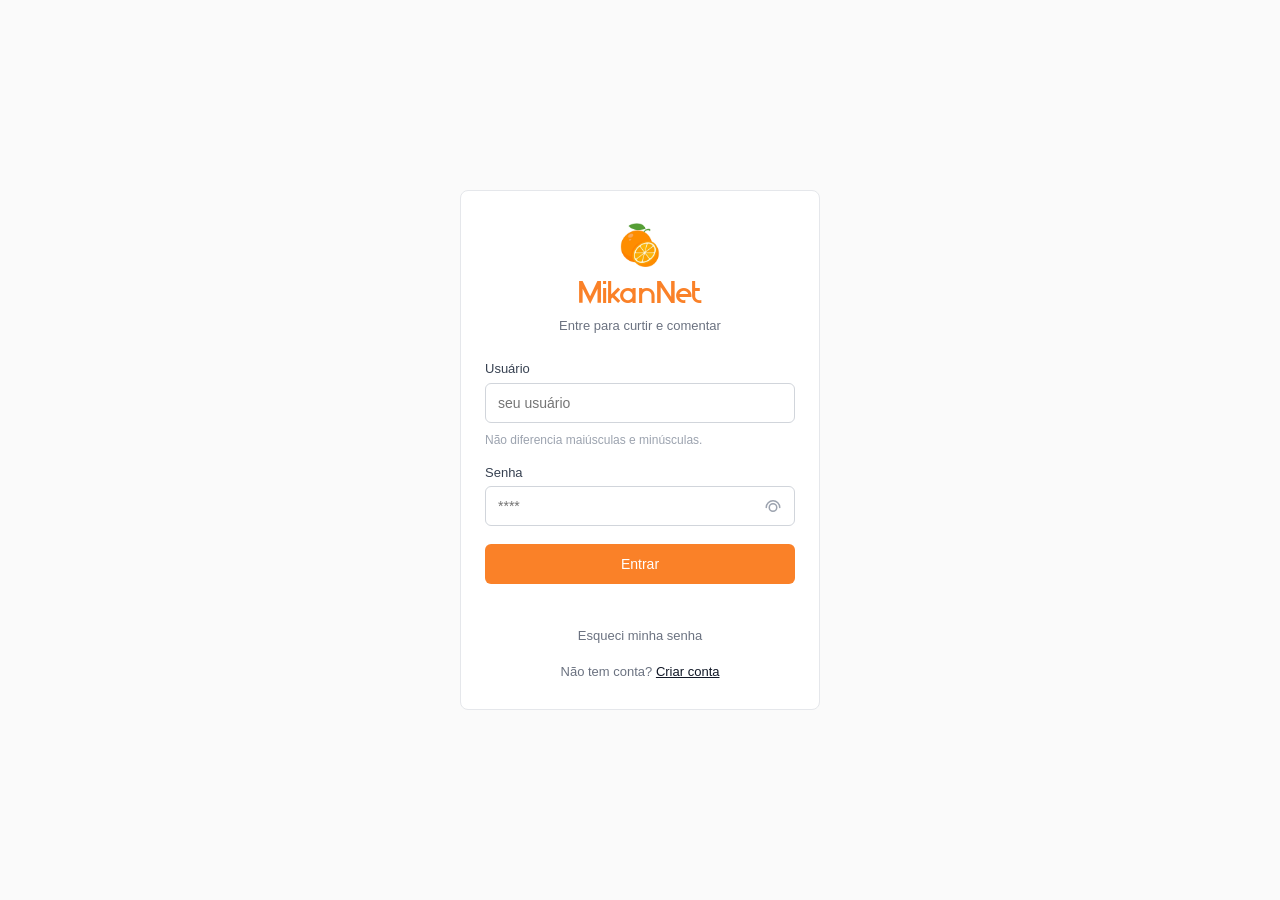
<file: templates/login.html>
<!doctype html>
<html lang="pt-BR">
<head>
  <meta charset="utf-8">
  <meta name="viewport" content="width=device-width, initial-scale=1">
  <link rel="manifest" href="/static/manifest.json">
  <meta name="theme-color" content="#FA8128">
  <meta name="apple-mobile-web-app-capable" content="yes">
  <meta name="apple-mobile-web-app-status-bar-style" content="default">
  <meta name="apple-mobile-web-app-title" content="MikanNet">
  <link rel="apple-touch-icon" href="/static/png/logo-128x128.png">
  <link rel="icon" href="/static/png/logo-128x128.png">
  <title>Entrar — MikanNet</title>
  <link rel="stylesheet" href="/static/css/style.css">
  <link rel="stylesheet" href="/static/css/auth.css">
  <script src="/static/js/theme.js"></script>
</head>
<body class="auth-page">

  <div class="auth-card">
    <div class="auth-header">
      <div class="auth-logo">
        <img src="/static/png/logo-128x128.png" alt="logo">
      </div>
      <h1>MikanNet</h1>
      <p>Entre para curtir e comentar</p>
    </div>

    <form id="loginForm" class="auth-form">
      <div class="field">
        <label for="username">Usuário</label>
        <input type="text" id="username" name="username" placeholder="seu usuário" autocomplete="username" required minlength="3">
        <small class="auth-hint">Não diferencia maiúsculas e minúsculas.</small>
      </div>

      <div class="field">
        <label for="password">Senha</label>
        <input type="password" id="password" name="password" placeholder="****" autocomplete="current-password" required minlength="4">
      </div>

      <button type="submit" class="auth-btn">Entrar</button>

      <p class="auth-error" id="authError"></p>
    </form>

    <p class="auth-forgot">
      <a href="#" id="forgotLink">Esqueci minha senha</a>
    </p>

    <p class="auth-switch">
      Não tem conta? <a href="/register">Criar conta</a>
    </p>
  </div>

  <div class="forgot-overlay" id="forgotOverlay" hidden>
    <div class="forgot-card">
      <h3>Recuperar com código</h3>
      <p class="forgot-desc">Use um dos códigos de recuperação gerados no seu perfil (offline). Cada código só pode ser usado uma vez.</p>
      <div class="field">
        <label for="forgotUsername">Usuário</label>
        <input type="text" id="forgotUsername" placeholder="seu usuário" autocomplete="username">
      </div>
      <div class="field">
        <label for="forgotCode">Código</label>
        <input type="text" id="forgotCode" placeholder="ex: A1B2C3D4" autocomplete="off" style="text-transform:uppercase">
      </div>
      <div class="field">
        <label for="forgotNewPass">Nova senha</label>
        <input type="password" id="forgotNewPass" placeholder="mínimo 4 caracteres" autocomplete="new-password">
      </div>
      <p class="auth-error" id="forgotError"></p>
      <p class="forgot-success" id="forgotSuccess" hidden></p>
      <div class="forgot-actions">
        <button type="button" class="auth-btn auth-btn-secondary" id="forgotCancel">Cancelar</button>
        <button type="button" class="auth-btn" id="forgotSubmit">Redefinir</button>
      </div>
    </div>
  </div>

  <script src="/static/js/password-toggle.js"></script>
  <script src="/static/js/auth.js"></script>
</body>
</html>
</file>
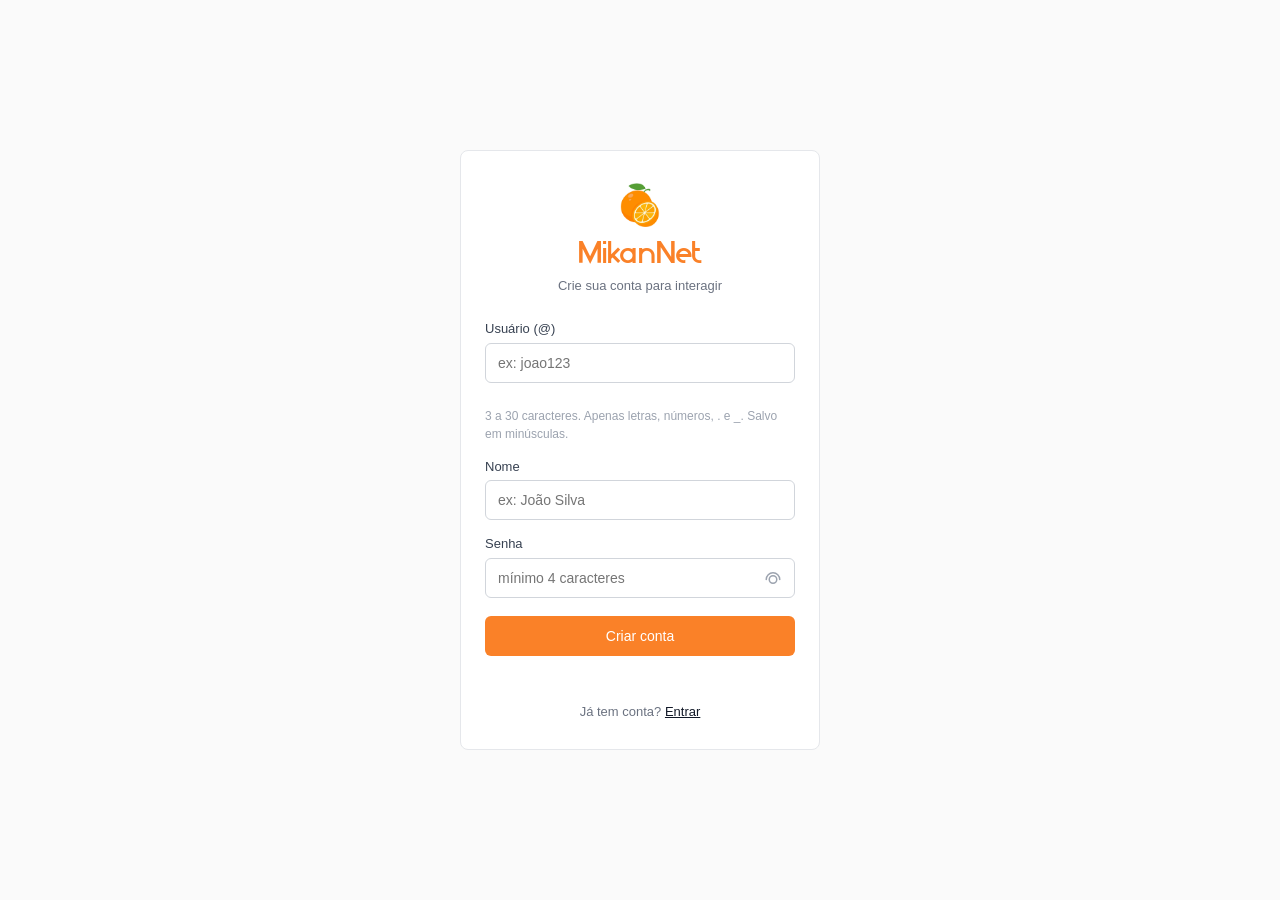
<file: templates/register.html>
<!doctype html>
<html lang="pt-BR">
<head>
  <meta charset="utf-8">
  <meta name="viewport" content="width=device-width, initial-scale=1">
  <link rel="manifest" href="/static/manifest.json">
  <meta name="theme-color" content="#FA8128">
  <meta name="apple-mobile-web-app-capable" content="yes">
  <meta name="apple-mobile-web-app-status-bar-style" content="default">
  <meta name="apple-mobile-web-app-title" content="MikanNet">
  <link rel="apple-touch-icon" href="/static/png/logo-128x128.png">
  <link rel="icon" href="/static/png/logo-128x128.png">
  <title>Criar conta — MikanNet</title>
  <link rel="stylesheet" href="/static/css/style.css">
  <link rel="stylesheet" href="/static/css/auth.css">
  <link rel="stylesheet" href="/static/css/modals.css">
  <script src="/static/js/theme.js"></script>
</head>
<body class="auth-page">

  <div class="auth-card">
    <div class="auth-header">
      <div class="auth-logo">
        <img src="/static/png/logo-128x128.png" alt="logo">
      </div>
      <h1>MikanNet</h1>
      <p>Crie sua conta para interagir</p>
    </div>

    <form id="registerForm" class="auth-form">
      <div class="field">
        <label for="username">Usuário (@)</label>
        <input type="text" id="username" name="username" placeholder="ex: joao123" autocomplete="username" required minlength="3" aria-describedby="usernameError">
        <span class="field-error" id="usernameError" aria-live="polite"></span>
        <small class="auth-hint">3 a 30 caracteres. Apenas letras, números, . e _. Salvo em minúsculas.</small>
      </div>
      <div class="field">
        <label for="display_name">Nome</label>
        <input type="text" id="display_name" name="display_name" placeholder="ex: João Silva" maxlength="30" autocomplete="name">
      </div>

      <div class="field">
        <label for="password">Senha</label>
        <input type="password" id="password" name="password" placeholder="mínimo 4 caracteres" autocomplete="new-password" required minlength="4">
      </div>

      <button type="submit" class="auth-btn" id="registerBtn">Criar conta</button>

      <p class="auth-error" id="authError"></p>
    </form>

    <p class="auth-switch">
      Já tem conta? <a href="/login">Entrar</a>
    </p>
  </div>

  <div class="app-modal-overlay" id="approvalModal" hidden>
    <div class="app-modal-card" style="text-align: center;">
      <h3>Conta Criada!</h3>
      <p style="margin-top: 0.5rem; margin-bottom: 1.5rem;">Sua conta foi criada com sucesso, mas exige aprovação de um administrador antes do primeiro acesso.</p>
      <div class="app-modal-actions" style="justify-content: center; margin-top: 0;">
        <button type="button" class="app-modal-btn primary" id="approvalModalBtn" style="width: 100%;">Ok, entendi</button>
      </div>
    </div>
  </div>

  <script src="/static/js/password-toggle.js"></script>
  <script src="/static/js/auth.js"></script>
</body>
</html>
</file>
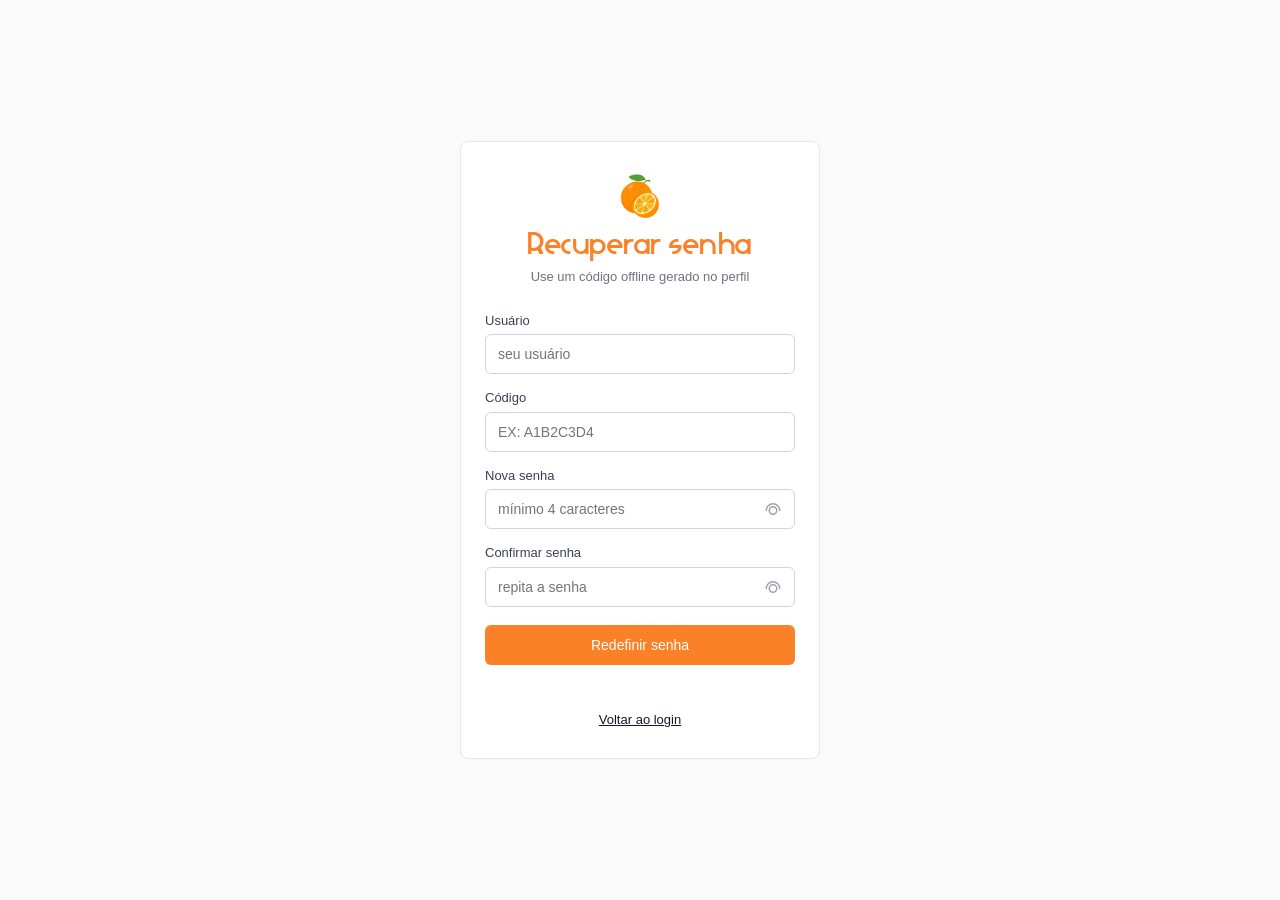
<file: templates/reset.html>
<!doctype html>
<html lang="pt-BR">
<head>
  <meta charset="utf-8">
  <meta name="viewport" content="width=device-width, initial-scale=1">
  <link rel="manifest" href="/static/manifest.json">
  <meta name="theme-color" content="#FA8128">
  <meta name="apple-mobile-web-app-capable" content="yes">
  <meta name="apple-mobile-web-app-status-bar-style" content="default">
  <meta name="apple-mobile-web-app-title" content="MikanNet">
  <link rel="apple-touch-icon" href="/static/png/logo-128x128.png">
  <link rel="icon" href="/static/png/logo-128x128.png">
  <title>Recuperar senha — MikanNet</title>
  <link rel="stylesheet" href="/static/css/style.css">
  <link rel="stylesheet" href="/static/css/auth.css">
  <script src="/static/js/theme.js"></script>
</head>
<body class="auth-page">

  <div class="auth-card">
    <div class="auth-header">
      <div class="auth-logo">
        <img src="/static/png/logo-128x128.png" alt="logo">
      </div>
      <h1>Recuperar senha</h1>
      <p>Use um código offline gerado no perfil</p>
    </div>

    <form id="resetForm" class="auth-form">
      <div class="field">
        <label for="resetUser">Usuário</label>
        <input type="text" id="resetUser" placeholder="seu usuário" required autocomplete="username">
      </div>
      <div class="field">
        <label for="resetCode">Código</label>
        <input type="text" id="resetCode" placeholder="ex: A1B2C3D4" required autocomplete="off" style="text-transform:uppercase">
      </div>
      <div class="field">
        <label for="newPassword">Nova senha</label>
        <input type="password" id="newPassword" placeholder="mínimo 4 caracteres" required minlength="4" autocomplete="new-password">
      </div>
      <div class="field">
        <label for="confirmPassword">Confirmar senha</label>
        <input type="password" id="confirmPassword" placeholder="repita a senha" required minlength="4" autocomplete="new-password">
      </div>
      <button type="submit" class="auth-btn">Redefinir senha</button>
      <p class="auth-error" id="resetError"></p>
      <p class="forgot-success" id="resetSuccess" hidden></p>
    </form>

    <p class="auth-switch">
      <a href="/login">Voltar ao login</a>
    </p>
  </div>

  <script>
    const form = document.getElementById("resetForm");
    const errEl = document.getElementById("resetError");
    const okEl = document.getElementById("resetSuccess");
    // preenche se veio com ?token= (compat) ou ?code=
    const params = new URLSearchParams(location.search);
    const codeParam = params.get("code") || params.get("token") || "";
    if (codeParam) document.getElementById("resetCode").value = codeParam.toUpperCase();
    const userParam = params.get("user") || params.get("username") || "";
    if (userParam) document.getElementById("resetUser").value = userParam;
    form?.addEventListener("submit", async (e) => {
      e.preventDefault();
      errEl.textContent = "";
      okEl.hidden = true;
      const username = document.getElementById("resetUser").value.trim();
      const code = document.getElementById("resetCode").value.trim().toUpperCase();
      const p1 = document.getElementById("newPassword").value;
      const p2 = document.getElementById("confirmPassword").value;
      if (!username || !code) { errEl.textContent = "Preencha usuário e código"; return; }
      if (p1 !== p2) { errEl.textContent = "Senhas não coincidem"; return; }
      if (p1.length < 4) { errEl.textContent = "Mínimo 4 caracteres"; return; }
      try {
        const res = await fetch("/api/auth/recovery/reset", {
          method: "POST",
          headers: { "Content-Type": "application/json" },
          body: JSON.stringify({ username, code, password: p1 })
        });
        const data = await res.json();
        if (!res.ok) { errEl.textContent = data.error || "Erro"; return; }
        okEl.textContent = "Senha redefinida! Redirecionando...";
        okEl.hidden = false;
        setTimeout(() => location.href = "/login", 1500);
      } catch {
        errEl.textContent = "Erro de conexão";
      }
    });
  </script>
  <script src="/static/js/password-toggle.js"></script>
</body>
</html>
</file>
<file: static/css/style.css>
/* === Reset & Base === */
@font-face {
  font-family: "Neues Bauen";
  src: url("/static/fonts/neues-bauen-demo.ttf") format("truetype");
  font-weight: 400;
  font-style: normal;
  font-display: swap;
}

*,
*::before,
*::after {
  margin: 0;
  padding: 0;
  box-sizing: border-box;
}

html {
  font-size: 16px;
  -webkit-text-size-adjust: 100%;
  scrollbar-width: none;
}

html::-webkit-scrollbar {
  display: none;
}

:root {
  color-scheme: light;
  --bg: #fafafa;
  --surface: #ffffff;
  --surface-2: #f3f4f6;
  --surface-3: #f9fafb;
  --border: #e5e7eb;
  --border-strong: #d1d5db;
  --text: #111827;
  --text-soft: #374151;
  --text-secondary: #6b7280;
  --text-muted: #9ca3af;
  --btn-bg: #FA8128;
  --btn-text: #ffffff;
  --btn-hover: #dc7123;
  --danger: #FA8128;
  --danger-soft: #fdeee2;
  --accent: #FA8128;
  --accent-soft: #fdeee2;
  --button-secondary: #e5e7eb;
  --success: #16a34a;
  --success-soft: #dcfce7;
  --warning: #f59e0b;
  --info: #6366f1;
  --overlay: rgba(0, 0, 0, 0.5);
  --overlay-strong: rgba(0, 0, 0, 0.65);
  --shadow: rgba(0, 0, 0, 0.12);
  --shadow-strong: rgba(0, 0, 0, 0.2);
  --cover-bg: #1a1a2e;
  --cover-gradient: linear-gradient(135deg, #1a1a2e 0%, #16213e 50%, #0f3460 100%);
  --rank-gold-bg: #fef3c7;
  --rank-gold-text: #92400e;
  --rank-silver-bg: #f1f5f9;
  --rank-silver-text: #475569;
  --rank-bronze-bg: #fff7ed;
  --rank-bronze-text: #9a3412;
}

[data-theme="dark"] {
  color-scheme: dark;
  --bg: #000000;
  --surface: #121212;
  --surface-2: #1a1a1a;
  --surface-3: #262626;
  --border: #262626;
  --border-strong: #3a3a3a;
  --text: #f5f5f5;
  --text-soft: #e0e0e0;
  --text-secondary: #a8a8a8;
  --text-muted: #8e8e8e;
  --btn-bg: #FA8128;
  --btn-text: #ffffff;
  --btn-hover: #dc7123;
  --danger: #FA8128;
  --danger-soft: #2b1d10;
  --accent: #FA8128;
  --accent-soft: #2b1d10;
  --button-secondary: #2a2a2a;
  --success: #22c55e;
  --success-soft: #14532d;
  --warning: #f59e0b;
  --info: #818cf8;
  --overlay: rgba(0, 0, 0, 0.6);
  --overlay-strong: rgba(0, 0, 0, 0.75);
  --shadow: rgba(0, 0, 0, 0.3);
  --shadow-strong: rgba(0, 0, 0, 0.5);
  --cover-bg: #1a1a2e;
  --cover-gradient: linear-gradient(135deg, #1a1a2e 0%, #16213e 50%, #0f3460 100%);
  --rank-gold-bg: #3a2f14;
  --rank-gold-text: #fcd34d;
  --rank-silver-bg: #2a2f36;
  --rank-silver-text: #cbd5e1;
  --rank-bronze-bg: #3a2616;
  --rank-bronze-text: #fdba74;
}

[data-theme="dark"] .rank-gold { background: var(--rank-gold-bg); color: var(--rank-gold-text); }
[data-theme="dark"] .rank-silver { background: var(--rank-silver-bg); color: var(--rank-silver-text); }
[data-theme="dark"] .rank-bronze { background: var(--rank-bronze-bg); color: var(--rank-bronze-text); }

[data-theme="dark"] img[src$="/upvote.svg"],
[data-theme="dark"] img[src$="/comments.svg"],
[data-theme="dark"] img[src$="/download.svg"],
[data-theme="dark"] img[src$="/grid.svg"],
[data-theme="dark"] img[src$="/back.svg"],
[data-theme="dark"] img[src$="/trash.svg"],
[data-theme="dark"] img[src$="/zip.svg"],
[data-theme="dark"] img[src$="/NSFW.svg"],
[data-theme="dark"] img[src$="/eleicao.svg"],
[data-theme="dark"] img[src$="/image.svg"],
[data-theme="dark"] img[src$="/camera.svg"] {
  filter: invert(1);
}

body {
  font-family: -apple-system, BlinkMacSystemFont, "Segoe UI", Roboto, "Helvetica Neue", Arial, sans-serif;
  color: var(--text);
  background: var(--bg);
  min-height: 100dvh;
  line-height: 1.5;
  -webkit-tap-highlight-color: transparent;
  -webkit-font-smoothing: antialiased;
  overflow-x: hidden;
  scrollbar-width: none;
}

body::-webkit-scrollbar {
  display: none;
}

img {
  display: block;
  max-width: 100%;
}

/* === Header === */
header {
  display: flex;
  align-items: center;
  justify-content: space-between;
  padding: 0 1rem;
  height: 42px;
  background: var(--surface);
  border-bottom: 1px solid var(--border);
  position: sticky;
  top: 0;
  z-index: 100;
  transition: transform 0.25s ease;
  max-width: 640px;
  margin: 0 auto;
}

header.hidden {
  transform: translateY(-100%);
}

/* sem borda inferior apenas no header principal (de cima) */
header:not(#headerClone) {
  border-bottom: none;
}

#headerClone {
  justify-content: flex-start;
  gap: 0.5rem;
  position: sticky;
  top: 42px;
  z-index: 99;
  box-sizing: border-box;
}
body.clone-top #headerClone { top: 0; }

.header-search-btn {
  width: 30px;
  height: 30px;
  border: none;
  border-radius: 8px;
  background: transparent;
  color: var(--btn-bg);
  cursor: pointer;
  display: flex;
  align-items: center;
  justify-content: center;
  transition: background 0.15s;
  padding: 0;
}
.header-search-btn:hover {
  background: var(--surface-2);
}

/* ícone vindo do arquivo svg via máscara: acompanha o tema/currentColor */
.header-ico {
  display: block;
  width: 18px;
  height: 18px;
  background-color: currentColor;
  -webkit-mask-repeat: no-repeat;
  -webkit-mask-position: center;
  -webkit-mask-size: contain;
  mask-repeat: no-repeat;
  mask-position: center;
  mask-size: contain;
}
.ico-grid {
  -webkit-mask-image: url("/static/svg/grid.svg");
  mask-image: url("/static/svg/grid.svg");
}
.ico-lupa {
  -webkit-mask-image: url("/static/svg/lupa.svg");
  mask-image: url("/static/svg/lupa.svg");
}
.ico-bell {
  -webkit-mask-image: url("/static/svg/bell.svg");
  mask-image: url("/static/svg/bell.svg");
}

/* === Busca === */
.search-overlay {
  position: fixed;
  inset: 0;
  background: var(--bg);
  z-index: 1200;
  display: flex;
  flex-direction: column;
  padding: 0.5rem;
  box-sizing: border-box;
}
.search-overlay[hidden] { display: none; }
.search-bar {
  display: flex;
  align-items: center;
  gap: 0.5rem;
  flex-shrink: 0;
  background: var(--surface-2);
  border: 1px solid var(--border);
  border-radius: 12px;
  padding: 0.4rem 0.6rem;
  color: var(--text-muted);
}
.search-bar input {
  flex: 1;
  min-width: 0;
  border: none;
  outline: none;
  background: transparent;
  color: var(--text);
  font-size: 0.95rem;
  font-family: inherit;
}
.search-bar input::placeholder { color: var(--text-muted); }
.search-close {
  width: 28px;
  height: 28px;
  border: none;
  border-radius: 50%;
  background: var(--surface-3);
  color: var(--text);
  font-size: 1rem;
  cursor: pointer;
  flex-shrink: 0;
}
.search-results {
  flex: 1;
  overflow-y: auto;
  margin-top: 0.5rem;
  -webkit-overflow-scrolling: touch;
}
.search-hint,
.search-empty {
  color: var(--text-muted);
  font-size: 0.85rem;
  text-align: center;
  padding: 1rem;
}
.search-group-title {
  font-size: 0.7rem;
  font-weight: 700;
  text-transform: uppercase;
  letter-spacing: 0.05em;
  color: var(--text-muted);
  margin: 0.6rem 0 0.3rem;
}
.search-user,
.search-post {
  display: flex;
  align-items: center;
  gap: 0.6rem;
  width: 100%;
  border: none;
  background: transparent;
  color: var(--text);
  cursor: pointer;
  padding: 0.45rem 0.5rem;
  border-radius: 10px;
  text-align: left;
  font-family: inherit;
  box-sizing: border-box;
}
.search-user:hover,
.search-post:hover { background: var(--surface-2); }
.search-user img.search-avatar {
  width: 34px;
  height: 34px;
  border-radius: 50%;
  object-fit: cover;
  flex-shrink: 0;
}
.search-user-name { font-size: 0.85rem; font-weight: 600; }
.search-user-handle { font-size: 0.75rem; color: var(--text-muted); }
.search-post-thumb {
  width: 44px;
  height: 44px;
  border-radius: 8px;
  object-fit: cover;
  flex-shrink: 0;
  background: var(--surface-2);
}
.search-post-info { min-width: 0; }
.search-post-caption {
  font-size: 0.8rem;
  overflow: hidden;
  text-overflow: ellipsis;
  white-space: nowrap;
}
.search-post-owner { font-size: 0.72rem; color: var(--text-muted); }

.header-sections {
  width: 100%;
  max-width: 640px;
  display: flex;
  height: 30px;
  background: var(--surface);
  border-bottom: 1px solid var(--border);
  margin: 0 auto;
}

.header-section {
  position: relative;
  height: 100%;
  flex: 1;
  display: flex;
  align-items: center;
  justify-content: center;
  cursor: pointer;
  font-weight: 500;
  color: var(--text-muted);
  transition: color 0.2s ease, border-color 0.2s ease;
  border-bottom: 2px solid transparent;
}

.header-section:hover {
  color: var(--text-soft);
}

.header-section.active {
  color: var(--text);
  border-bottom-color: var(--btn-bg);
}

.header-section-sort {
  position: absolute;
  right: 0;
  top: 0;
  width: 15%;
  height: 100%;
  display: flex;
  align-items: center;
  justify-content: center;
}

.header-section-arrow {
  background: none;
  border: none;
  padding: 0;
  color: inherit;
  cursor: pointer;
  display: flex;
  align-items: center;
}

.header-sort-menu {
  position: absolute;
  top: 100%;
  right: 0;
  background: var(--surface);
  border: 1px solid var(--border);
  border-radius: 8px;
  box-shadow: 0 4px 12px rgba(0, 0, 0, 0.1);
  z-index: 200;
  overflow: hidden;
}

.header-sort-menu button {
  display: block;
  width: 100%;
  padding: 0.5rem 1rem;
  background: none;
  border: none;
  cursor: pointer;
  font-size: 0.85rem;
  color: var(--text);
  white-space: nowrap;
  transition: background 0.15s ease;
}

.header-sort-menu button:hover {
  background: var(--surface-2);
}

.header-sort-menu button.active {
  font-weight: 600;
  color: var(--accent);
}

.single-vote-badge {
  margin-left: 6px;
  padding: 1px 7px;
  border-radius: 999px;
  background: var(--accent);
  color: #fff;
  font-size: 0.5625rem;
  font-weight: 700;
  white-space: nowrap;
}

.single-vote-badge[hidden] {
  display: none;
}

.logo {
  display: flex;
  align-items: center;
  gap: 0.35rem;
  padding: 0;
  border: none;
  background: transparent;
  cursor: pointer;
  font-family: inherit;
}
.logo:hover {
  opacity: 0.85;
}

#logo-img {
  width: 27px;
  height: 28px;
  border-radius: 5px;
  overflow: hidden;
}

#logo-img img {
  width: 100%;
  height: 100%;
  object-fit: cover;
}

#logo-name {
  font-family: "Neues Bauen", -apple-system, BlinkMacSystemFont, "Segoe UI", Roboto, sans-serif;
  font-size: 1.1rem;
  font-weight: 700;
  color: var(--btn-bg);
  letter-spacing: 0.5px;
}

.user {
  flex-shrink: 0;
  position: relative;
  display: flex;
  align-items: center;
  gap: 0.5rem;
}

.header-grid-btn {
  width: 30px;
  height: 30px;
  border: none;
  border-radius: 8px;
  background: transparent;
  color: var(--btn-bg);
  cursor: pointer;
  display: flex;
  align-items: center;
  justify-content: center;
  transition: background 0.15s;
  padding: 0;
}
.header-grid-btn:hover {
  background: var(--surface-2);
}

#user-avatar {
  width: 30px;
  height: 30px;
  border-radius: 50%;
  overflow: hidden;
  cursor: pointer;
  transition: opacity 0.15s;
}

#user-avatar:hover {
  opacity: 0.8;
}

#user-avatar img {
  width: 100%;
  height: 100%;
  object-fit: cover;
}

.user-menu {
  display: none;
  position: absolute;
  top: 38px;
  right: 0;
  background: var(--surface);
  border-radius: 8px;
  box-shadow: 0 4px 12px rgba(0,0,0,0.08), 0 0 0 1px rgba(0,0,0,0.04);
  overflow: hidden;
  z-index: 200;
  min-width: 148px;
}

.user-menu.open {
  display: block;
}

.menu-item {
  display: block;
  width: 100%;
  padding: 0.5rem 0.75rem;
  border: none;
  background: none;
  font-size: 0.8125rem;
  font-family: inherit;
  text-align: left;
  color: var(--text-soft);
  cursor: pointer;
  transition: background 0.1s;
}

.menu-item:hover {
  background: var(--surface-2);
}

/* === Header Bell + Notifications === */
.header-bell {
  position: relative;
  background: none;
  border: none;
  color: var(--text-soft);
  cursor: pointer;
  padding: 0.25rem;
  display: flex;
  align-items: center;
  justify-content: center;
  border-radius: 50%;
  transition: background 0.15s;
}

.header-bell:hover {
  background: var(--surface-2);
}

.header-bell-badge {
  position: absolute;
  top: -2px;
  right: -2px;
  background: #FA8128;
  color: #fff;
  font-size: 0.5625rem;
  font-weight: 700;
  min-width: 14px;
  height: 14px;
  border-radius: 7px;
  display: flex;
  align-items: center;
  justify-content: center;
  padding: 0 3px;
  line-height: 1;
  pointer-events: none;
}

.notif-panel {
  position: absolute;
  top: 38px;
  right: 0;
  background: var(--surface);
  border-radius: 8px;
  box-shadow: 0 4px 12px rgba(0,0,0,0.08), 0 0 0 1px rgba(0,0,0,0.04);
  z-index: 250;
  width: 300px;
  max-height: 400px;
  display: flex;
  flex-direction: column;
  overflow: hidden;
}

.notif-panel[hidden] {
  display: none;
}

.notif-header {
  display: flex;
  align-items: center;
  justify-content: space-between;
  padding: 0.5rem 0.75rem;
  border-bottom: 1px solid var(--border);
}

.notif-title {
  font-size: 0.8125rem;
  font-weight: 700;
  color: var(--text);
}

.notif-push-toggle {
  background: none;
  border: none;
  color: var(--text-muted);
  cursor: pointer;
  padding: 0.2rem;
  border-radius: 50%;
  display: flex;
  align-items: center;
  justify-content: center;
  transition: color 0.15s;
}

.notif-push-toggle:hover {
  color: var(--text);
}

.notif-push-toggle.active {
  color: var(--btn-bg);
}

.notif-list {
  overflow-y: auto;
  flex: 1;
}

.notif-item {
  padding: 0.5rem 0.75rem;
  border-bottom: 1px solid var(--border);
  cursor: pointer;
  transition: background 0.1s;
}

.notif-item.unread {
  background: var(--surface-2);
}

.notif-item:hover {
  background: var(--surface-2);
}

.notif-item:last-child {
  border-bottom: none;
}

.notif-item-title {
  font-size: 0.75rem;
  font-weight: 700;
  color: var(--text);
  margin-bottom: 0.125rem;
}

.notif-item-body {
  font-size: 0.6875rem;
  color: var(--text-muted);
}

.notif-item-time {
  font-size: 0.5625rem;
  color: var(--text-muted);
  margin-top: 0.125rem;
  opacity: 0.7;
}

.notif-empty {
  padding: 1rem;
  text-align: center;
  font-size: 0.75rem;
  color: var(--text-muted);
}

.notif-clear {
  display: block;
  width: 100%;
  padding: 0.4rem 0.75rem;
  border: none;
  border-bottom: 1px solid var(--border);
  background: none;
  font-size: 0.6875rem;
  font-family: inherit;
  font-weight: 600;
  color: var(--text-muted);
  cursor: pointer;
  text-align: right;
  transition: color 0.15s;
}

.notif-clear:hover {
  color: var(--btn-bg);
}

/* === Comments === */
.comments-section {
  border-top: 1px solid var(--border);
  padding: 0.75rem 1rem;
}

.comments-list {
  display: flex;
  flex-direction: column;
  max-height: 300px;
  overflow-y: auto;
  margin-bottom: 0.5rem;
  gap: 0.125rem;
}

/* Facebook-style comment */
.comment {
  font-size: 0.8125rem;
  line-height: 1.35;
  position: relative;
}

.comment-main {
  display: flex;
  gap: 0.5rem;
  padding: 0.375rem 0;
}

.comment-avatar {
  width: 32px;
  height: 32px;
  border-radius: 50%;
  overflow: hidden;
  flex-shrink: 0;
  background: var(--surface-2);
}

.comment-avatar img {
  width: 100%;
  height: 100%;
  object-fit: cover;
}

.comment-avatar[data-comment-username],
.comment-user-row[data-comment-username] {
  cursor: pointer;
}

.comment-avatar[data-comment-username]:hover {
  opacity: 0.82;
}

.comment-user-row[data-comment-username]:hover .comment-handle {
  text-decoration: none;
}

.comment-body {
  flex: 1;
  min-width: 0;
}

.comment-bubble {
  background: var(--surface-3);
  border-radius: 12px;
  padding: 0.375rem 0.625rem;
  display: inline-block;
  max-width: 100%;
}

.comment-user-row {
  margin-bottom: 0.2rem;
  line-height: 1.2;
}

.comment-user {
  font-weight: 700;
  font-size: 0.8125rem;
  display: inline;
  margin-right: 0.35rem;
}

.comment-handle {
  font-weight: 400;
  font-size: 0.75rem;
  color: var(--text-muted);
  display: inline;
}

.comment-text {
  color: var(--text-soft);
  word-break: break-word;
  display: block;
}

.comment-meta {
  display: flex;
  flex-wrap: wrap;
  align-items: center;
  gap: 0.625rem;
  padding: 0.125rem 0.625rem;
}

.comment-time {
  font-size: 0.6875rem;
  color: var(--text-muted);
}

.comment-reply-btn {
  border: none;
  background: none;
  color: var(--text-muted);
  font-size: 0.6875rem;
  font-weight: 700;
  font-family: inherit;
  cursor: pointer;
  padding: 0;
  border-radius: 4px;
  transition: color 0.15s;
  text-transform: uppercase;
  letter-spacing: 0.02em;
}

.comment-reply-btn:hover {
  color: var(--text-secondary);
}

.comment-like-btn {
  border: none;
  background: none;
  color: var(--text-muted);
  font-size: 0.6875rem;
  font-weight: 700;
  font-family: inherit;
  cursor: pointer;
  padding: 0;
  border-radius: 4px;
  transition: color 0.15s;
  display: inline-flex;
  align-items: center;
  gap: 0.15rem;
}

.comment-like-btn:hover {
  color: var(--danger);
}

.comment-like-btn.liked {
  color: var(--btn-bg);
}

.comment-like-count {
  font-size: 0.6875rem;
  font-weight: 700;
  color: var(--text-muted);
  cursor: pointer;
  border-radius: 4px;
  padding: 0 0.125rem;
}

.comment-like-count:hover {
  color: var(--text-secondary);
}

.comment-likers {
  flex-basis: 100%;
  display: flex;
  flex-wrap: wrap;
  gap: 0.25rem;
  padding: 0.2rem 0;
}

.comment-likers[hidden] {
  display: none;
}

.comment-liker-tag {
  font-size: 0.625rem;
  font-weight: 600;
  background: var(--surface-2);
  color: var(--text-secondary);
  border-radius: 8px;
  padding: 0.125rem 0.4rem;
  white-space: nowrap;
}

/* === Post & Comment owner menus (3 dots) — visual idêntico, classes separadas === */
.comment-owner-actions,
.post-owner-actions,
.feed-owner-actions {
  position: relative;
  flex-shrink: 0;
}

.comment-menu-btn,
.post-menu-btn,
.feed-menu-btn {
  background: none;
  border: none;
  cursor: pointer;
  padding: 4px;
  border-radius: 50%;
  color: var(--text-secondary);
  display: inline-flex;
  align-items: center;
  justify-content: center;
  transition: background 0.15s;
}

.comment-menu-btn:hover,
.post-menu-btn:hover,
.feed-menu-btn:hover {
  background: var(--surface-2);
  color: var(--text);
}

.comment-menu,
.post-menu {
  position: absolute;
  top: calc(100% + 2px);
  right: 0;
  z-index: 30;
  min-width: 130px;
  background: var(--surface);
  border: 1px solid var(--border);
  border-radius: 8px;
  box-shadow: 0 4px 12px rgba(0, 0, 0, 0.1);
  overflow: hidden;
}

.comment-menu[hidden],
.post-menu[hidden] {
  display: none;
}

.comment-menu-item,
.post-menu-item {
  display: block;
  width: 100%;
  padding: 0.5rem 1rem;
  border: none;
  background: none;
  text-align: left;
  font-family: inherit;
  font-size: 0.85rem;
  color: var(--text);
  white-space: nowrap;
  cursor: pointer;
  transition: background 0.15s ease;
}

.comment-menu-item:hover,
.post-menu-item:hover {
  background: var(--surface-2);
}

.comment-menu-item.comment-delete,
.post-menu-item.post-delete,
.post-menu-item.feed-delete,
.comment-menu-item.feed-delete {
  color: var(--danger);
  font-weight: 600;
}

.comment.editing .comment-owner-actions {
  display: none !important;
}

.comment-children {
  padding-left: 2.25rem;
}

.comment-depth-2 .comment-children {
  padding-left: 1.75rem;
}

.comment-depth-2 .comment-avatar {
  width: 24px;
  height: 24px;
}

.comment-reply-send {
  width: 32px;
  height: 32px;
  padding: 0;
  border: none;
  border-radius: 50%;
  background: var(--btn-bg);
  color: var(--btn-text);
  display: flex;
  align-items: center;
  justify-content: center;
  cursor: pointer;
  flex-shrink: 0;
  transition: background 0.15s;
}

.comment-reply-send:hover {
  background: var(--btn-hover);
}

.comment-form {
  position: relative;
}

.comment-textarea {
  flex: 1;
  min-width: 0;
  width: 100%;
  display: block;
  min-height: 40px;
  max-height: 150px;
  padding: 0.5rem 2.9rem 0.5rem 0.75rem;
  border: 1px solid var(--border-strong);
  border-radius: 17px;
  font-size: 0.875rem;
  font-family: inherit;
  line-height: 1.4;
  outline: none;
  background: var(--surface-3);
  transition: border-color 0.15s;
  resize: none;
  overflow-y: auto;
  scrollbar-width: thin;
  scrollbar-color: var(--border-strong) transparent;
  box-sizing: border-box;
}

.comment-textarea::-webkit-scrollbar {
  width: 4px;
}
.comment-textarea::-webkit-scrollbar-thumb {
  background: var(--border-strong);
  border-radius: 4px;
}
.comment-textarea::-webkit-scrollbar-track {
  background: transparent;
}

.comment-textarea:focus {
  border-color: var(--text-secondary);
}

.comment-form {
  display: flex;
  align-items: flex-end;
  gap: 0.5rem;
}
.comment-form .comment-textarea { flex: 1; }
.comment-form-actions {
  display: flex;
  gap: 0.25rem;
  align-items: center;
  flex-shrink: 0;
}
.comment-gif-btn, .comment-media-btn {
  width: 28px;
  height: 28px;
  border: none;
  border-radius: 50%;
  background: var(--surface-2);
  color: var(--text);
  display: flex;
  align-items: center;
  justify-content: center;
  cursor: pointer;
  font-size: 0.65rem;
  font-weight: 700;
}
.comment-gif-btn:hover, .comment-media-btn:hover { background: var(--border); }
.comment-media-preview { width: 100%; margin-top: 6px; }
.comment-media {
  display: flex;
  justify-content: center;
}

.comment-media .video-player {
  max-width: 100%;
  max-height: 200px;
  border-radius: 8px;
  overflow: hidden;
}
.comment-media .video-player video {
  width: 100%;
  height: auto;
  max-height: 200px;
  object-fit: contain;
  display: block;
  background: #000;
}
.comment-form button[type="submit"] {
  position: static;
  width: 34px;
  height: 34px;
  padding: 0;
  border: none;
  border-radius: 50%;
  background: var(--btn-bg);
  color: var(--btn-text);
  display: flex;
  align-items: center;
  justify-content: center;
  cursor: pointer;
  flex-shrink: 0;
  transition: background 0.15s;
}

.comment-form button:hover {
  background: var(--btn-hover);
}

/* === Comment edit (facebook style) === */
.comment-bubble.editing {
  width: 100%;
  background: transparent;
  padding: 0;
}

.comment-edit-form {
  display: flex;
  flex-direction: column;
  width: 100%;
}

.comment-edit-row {
  position: relative;
}

.comment-edit-textarea {
  display: block;
  width: 100%;
  min-width: 0;
  min-height: 40px;
  max-height: 150px;
  padding: 0.5rem 2.9rem 0.5rem 0.75rem;
  border: 1.5px solid var(--btn-bg);
  border-radius: 17px;
  font-size: 0.875rem;
  font-family: inherit;
  line-height: 1.4;
  outline: none;
  background: var(--surface-3);
  color: var(--text);
  resize: none;
  box-sizing: border-box;
  overflow-y: auto;
}

.comment-edit-btn {
  position: absolute;
  right: 4px;
  bottom: 4px;
  width: 30px;
  height: 30px;
  padding: 0;
  border: none;
  border-radius: 50%;
  background: var(--btn-bg);
  color: var(--btn-text);
  display: flex;
  align-items: center;
  justify-content: center;
  cursor: pointer;
  transition: background 0.15s;
}

.comment-edit-btn:hover {
  background: var(--btn-hover);
}

.comment-edit-hint {
  margin-top: 0.25rem;
  font-size: 0.6875rem;
  color: var(--text-muted);
}

.comment-edit-hint a {
  color: var(--btn-bg);
  font-weight: 600;
  text-decoration: none;
}

.comment-edit-hint a:hover {
  text-decoration: underline;
}

@media (max-width: 22rem) {
  .comment-textarea {
    font-size: 0.8125rem;
    min-height: 36px;
    padding: 0.375rem 2.6rem 0.375rem 0.5rem;
  }
  .comment-form button {
    width: 30px;
    height: 30px;
  }
}

.back-icon {
  width: 20px;
  height: 20px;
  vertical-align: middle;
}

/* === Grid gallery === */
.grid-overlay {
  display: none;
  position: fixed;
  inset: 0;
  background: rgba(0,0,0,0.55);
  z-index: 400;
  align-items: center;
  justify-content: center;
  padding: 1rem;
}

.grid-overlay.open {
  display: flex;
}

.grid-panel {
  background: var(--surface);
  border-radius: 10px;
  width: 100%;
  max-width: min(520px, 100vw - 2rem);
  max-height: 80dvh;
  display: flex;
  flex-direction: column;
  overflow: hidden;
}

.grid-header {
  display: flex;
  align-items: center;
  justify-content: space-between;
  padding: 0.75rem 1rem;
  border-bottom: 1px solid var(--border);
}

.grid-title {
  font-size: 1rem;
  font-weight: 600;
  color: var(--text);
}

.grid-close {
  width: 28px;
  height: 28px;
  border: none;
  border-radius: 50%;
  background: transparent;
  color: var(--text-secondary);
  font-size: 1.25rem;
  line-height: 1;
  cursor: pointer;
}

.grid-close:hover {
  background: var(--surface-2);
}

.sort-select {
  height: 26px;
  padding: 0 0.4rem;
  border: 1px solid var(--border-strong);
  border-radius: 6px;
  background: var(--surface);
  color: var(--text-secondary);
  font-size: 0.75rem;
  font-family: inherit;
  cursor: pointer;
  flex-shrink: 0;
}

.grid-thumbs {
  display: grid;
  grid-template-columns: repeat(auto-fill, minmax(96px, 1fr));
  gap: 0.4rem;
  padding: 0.75rem;
  overflow-y: auto;
}

.grid-thumb {
  position: relative;
  width: 100%;
  height: 96px;
  border: 2px solid transparent;
  border-radius: 6px;
  overflow: hidden;
  cursor: pointer;
  background: var(--surface-2);
  padding: 0;
}

.grid-thumb img,
.grid-thumb video {
  position: absolute;
  inset: 0;
  width: 100%;
  height: 100%;
  object-fit: cover;
  display: block;
}

.grid-thumb.active {
  border-color: var(--text);
}

.grid-thumb-text {
  background: var(--surface);
  display: flex;
  align-items: center;
  justify-content: center;
  padding: 0.5rem;
}

.grid-text-preview {
  font-size: 0.65rem;
  line-height: 1.3;
  color: var(--text-soft);
  display: -webkit-box;
  line-clamp: 4;
  -webkit-box-orient: vertical;
  overflow: hidden;
  word-break: break-word;
  text-align: left;
  width: 100%;
}

.grid-thumb-video {
  background: #000;
}

.grid-play-icon {
  position: absolute;
  inset: 0;
  display: flex;
  align-items: center;
  justify-content: center;
  background: rgba(0,0,0,0.25);
  pointer-events: none;
}

.grid-play-icon svg {
  filter: drop-shadow(0 1px 3px rgba(0,0,0,0.6));
  opacity: 0.9;
}

/* === Feed create post (Twitter style) === */
.feed-create {
  max-width: 640px;
  margin: 0 auto;
}

.feed-create[hidden] {
  display: none;
}

.feed-create-inner {
  display: flex;
  gap: 0.75rem;
  padding: 0.625rem 1rem 0;
  background: var(--surface);
  border-bottom-right-radius: 10px;
  border-bottom-left-radius: 10px;
}

.feed-create-avatar {
  width: 40px;
  height: 40px;
  border-radius: 50%;
  object-fit: cover;
  flex-shrink: 0;
  background: var(--surface-2);
  cursor: pointer;
}

.feed-create-main {
  flex: 1;
  min-width: 0;
  display: flex;
  flex-direction: column;
}

.feed-create-input {
  width: 100%;
  min-height: 44px;
  max-height: 150px;
  padding: 0.5rem 0 0.25rem;
  border: none;
  background: transparent;
  color: var(--text);
  font-size: 1.0625rem;
  font-family: inherit;
  line-height: 1.4;
  outline: none;
  resize: none;
  overflow-y: auto;
  scrollbar-width: thin;
  scrollbar-color: var(--border-strong) transparent;
}

.feed-create-input::-webkit-scrollbar { width: 4px; }
.feed-create-input::-webkit-scrollbar-thumb { background: var(--border-strong); border-radius: 4px; }
.feed-create-input::-webkit-scrollbar-track { background: transparent; }

.feed-create-input::placeholder {
  color: var(--text-muted);
}

.feed-create-toolbar {
  display: flex;
  align-items: center;
  gap: 0.125rem;
  margin-top: auto;
  padding: 0.2rem 0.2rem;
  border-top: 1px solid var(--border);
}

.feed-create-icon {
  width: 34px;
  height: 34px;
  border: none;
  border-radius: 50%;
  background: transparent;
  display: flex;
  align-items: center;
  justify-content: center;
  cursor: pointer;
  flex-shrink: 0;
  color: var(--btn-bg);
  transition: background 0.15s;
}

.feed-create-icon {
  border-radius: 20%;
}

.feedCreateEleicaoBtn, .feedCreateNsfwBtn {
  background: var(--accent-soft);
  border-radius: 20%;
}

.feed-create-icon svg {
  display: block;
}

.feed-create-divider {
  width: 1px;
  height: 20px;
  background: var(--border-strong);
  margin: 0 0.15rem;
  flex-shrink: 0;
}

.feed-create-icon.active {
  background: var(--danger-soft);
  color: var(--danger);
}

.feed-create-send {
  margin-left: auto;
  width: 34px;
  height: 34px;
  padding: 0;
  display: flex;
  align-items: center;
  justify-content: center;
  border: none;
  border-radius: 9999px;
  background: var(--btn-bg);
  color: var(--btn-text);
  font-size: 0.9375rem;
  font-weight: 700;
  font-family: inherit;
  letter-spacing: 0.01em;
  cursor: pointer;
  flex-shrink: 0;
  transition: background 0.15s, opacity 0.15s;
}

.feed-create-send:hover:not(:disabled) {
  background: var(--btn-hover);
}

.feed-create-send:disabled {
  opacity: 0.5;
  cursor: not-allowed;
}

.feed-create-preview {
  position: relative;
  border-radius: 8px;
  overflow: hidden;
  border: 1px solid var(--border);
  margin-top: 0.5rem;
}

.feed-create-preview[hidden] {
  display: none;
}

.feed-create-preview img {
  width: 100%;
  max-height: 160px;
  object-fit: contain;
  background: var(--surface-2);
  display: block;
}

.feed-create-preview-remove {
  position: absolute;
  top: 0.35rem;
  right: 0.35rem;
  width: 24px;
  height: 24px;
  border: none;
  border-radius: 50%;
  background: rgba(0,0,0,0.55);
  color: #fff;
  font-size: 0.875rem;
  line-height: 1;
  cursor: pointer;
}

.feed-create-nsfw {
  position: absolute;
  top: 0.35rem;
  left: 0.35rem;
  padding: 0.15rem 0.45rem;
  border: none;
  border-radius: 4px;
  background: rgba(0,0,0,0.45);
  color: rgba(255,255,255,0.7);
  font-size: 0.6875rem;
  font-weight: 700;
  font-family: inherit;
  cursor: pointer;
  transition: background 0.15s, color 0.15s;
  display: none;
}

.feed-create-nsfw.visible {
  display: block;
}

.feed-create-nsfw.active {
  background: var(--danger);
  color: #fff;
}

/* === Feed view === */
.feed-view {
  display: flex;
  flex-direction: column;
  gap: 0;
  max-width: 640px;
  margin: 0 auto;
  min-height: 100dvh;
}

.feed-view[hidden] {
  display: none;
}

.feed-sort-wrap {
  max-width: 640px;
  margin: 0rem auto;
  padding: 0 max(0.1rem, 0.1vw);
  justify-content: flex-start;
  align-items: center;
  gap: 0.5rem;
  display: flex;
}

.feed-sort-wrap[hidden] {
  display: none;
}

.feed-tabs {
  display: flex;
  align-items: center;
  gap: 0.4rem;
}

.feed-tab-dropdown {
  position: relative;
}

.feed-tab {
  display: inline-flex;
  align-items: center;
  gap: 0.25rem;
  padding: 0.35rem 0.8rem;
  border: none;
  border-radius: 999px;
  background: transparent;
  color: var(--text-secondary);
  font-size: 0.85rem;
  font-weight: 500;
  font-family: inherit;
  cursor: pointer;
  transition: background 0.15s ease, color 0.15s ease;
}

.feed-tab:hover {
  background: var(--surface-2);
}

.feed-tab.active {
  background: var(--accent-soft);
  color: var(--accent);
  font-weight: 600;
}

.feed-tab-caret {
  transition: transform 0.15s ease;
}

#tabFollowingWrap.open .feed-tab-caret {
  transform: rotate(180deg);
}

.feed-tab-add {
  display: inline-flex;
  align-items: center;
  justify-content: center;
  width: 30px;
  height: 30px;
  margin-left: auto;
  border: none;
  border-radius: 50%;
  background: var(--accent);
  color: #fff;
  cursor: pointer;
  flex-shrink: 0;
  transition: filter 0.15s ease, transform 0.15s ease;
}

.feed-tab-add:hover {
  filter: brightness(1.1);
}

.feed-tab-add:active {
  transform: scale(0.92);
}

.feed-tab-menu {
  position: absolute;
  top: calc(100% + 0.35rem);
  left: 0;
  min-width: 100%;
  padding: 0.3rem;
  border: 1px solid var(--border);
  border-radius: 10px;
  background: var(--surface);
  box-shadow: 0 6px 18px rgba(0, 0, 0, 0.12);
  display: none;
  flex-direction: column;
  gap: 0.15rem;
  z-index: 50;
}

.feed-tab-menu.open {
  display: flex;
}

.feed-tab-option {
  padding: 0.4rem 0.7rem;
  border: none;
  border-radius: 7px;
  background: transparent;
  color: var(--text-secondary);
  font-size: 0.8rem;
  font-family: inherit;
  text-align: left;
  white-space: nowrap;
  cursor: pointer;
}

.feed-tab-option:hover {
  background: var(--surface-2);
}

.feed-tab-option.active {
  background: var(--accent-soft);
  color: var(--accent);
  font-weight: 600;
}


.feed-card {
  background: var(--surface);
  border: 1px solid var(--border);
  overflow: hidden;
  border-radius: 10px;
  margin-bottom: 10px;
  content-visibility: auto;
  contain-intrinsic-size: 400px;
}

.feed-owner {
  display: flex;
  align-items: center;
  gap: 0.4rem;
  padding-top: 0.5rem;
  padding-bottom: 0.5rem;
  padding-left: 0.5rem;
  padding-right: 0.5rem;
  font-size: 0.8rem;
  font-weight: 600;
  min-width: 0;
  overflow: hidden;
}

.feed-owner-meta {
  display: flex;
  flex-direction: column;
  min-width: 0;
  gap: 0.1rem;
}

.feed-avatar {
  width: 40px;
  height: 40px;
  border-radius: 50%;
  object-fit: cover;
  background: var(--surface-2);
  cursor: pointer;
}

.feed-owner-name {
  font-size: 0.8rem;
  font-weight: 600;
  color: var(--text);
  min-width: 0;
  overflow: hidden;
  text-overflow: ellipsis;
  white-space: nowrap;
  cursor: pointer;
}

.feed-owner-handle {
  font-size: 0.8rem;
  font-weight: 400;
  color: var(--text-muted);
  min-width: 0;
  overflow: hidden;
  text-overflow: ellipsis;
  white-space: nowrap;
  cursor: pointer;
}

.feed-time {
  font-size: 0.75rem;
  font-weight: 400;
  color: var(--text-muted);
  white-space: nowrap;
  flex-shrink: 0;
}

.feed-singlevote {
  margin-right: 0.5rem;
  padding: 0.3rem 0.5rem;
  border-radius: 4px;
  font-size: 0.6875rem;
  font-weight: 500;
  color: var(--text-secondary);
  background: var(--surface-2);
  white-space: nowrap;
  flex-shrink: 0;
}

.feed-owner-flags {
  display: flex;
  align-items: center;
  gap: 0.25rem;
  margin-left: auto;
  flex-shrink: 0;
}

.feed-nsfw-badge {
  padding: 0.1rem 0.4rem;
  border-radius: 4px;
  font-size: 0.6875rem;
  font-weight: 600;
  color: #fff;
  background: var(--danger);
  white-space: nowrap;
  flex-shrink: 0;
}

.feed-eleicao-badge {
  padding: 0.1rem 0.4rem;
  border-radius: 4px;
  font-size: 0.6875rem;
  font-weight: 600;
  color: #fff;
  background: var(--btn-bg);
  white-space: nowrap;
  flex-shrink: 0;
}

.feed-img {
  background: var(--surface-2);
}

.feed-img img {
  width: 100%;
  max-height: 80dvh;
  object-fit: contain;
  display: block;
  max-height: 622px;
}

.feed-img .video-player video {
  width: 100%;
  max-height: 80dvh;
  object-fit: contain;
  display: block;
  background: #000;
  cursor: pointer;
}

.feed-card-wrap {
  position: relative;
}

.feed-card-wrap.has-feed-carousel {
  overflow: visible;
}

.feed-carousel {
  position: relative;
  overflow: hidden;
  background: var(--surface-2);
}

.feed-carousel-slide {
  display: none;
}
.feed-carousel-slide.active {
  display: block;
}

.feed-carousel-slide img,
.feed-carousel-slide .video-player {
  width: 100%;
  max-height: 80dvh;
  object-fit: contain;
  display: block;
}

.feed-carousel-dots {
  display: flex;
  justify-content: center;
  gap: 0.3rem;
  padding: 0.4rem 0;
}

.feed-carousel-dot {
  width: 6px;
  height: 6px;
  border-radius: 50%;
  background: var(--border-strong);
  cursor: pointer;
  transition: background 0.2s;
}
.feed-carousel-dot.active {
  background: var(--text);
}

.feed-carousel-arrow {
  position: absolute;
  top: 50%;
  transform: translateY(-50%);
  z-index: 2;
}

.feed-carousel-arrow-left {
  left: -50px;
}

.feed-carousel-arrow-right {
  right: -50px;
}

.feed-carousel-arrow-left svg {
  transform: rotate(-90deg);
}

.feed-carousel-arrow-right svg {
  transform: rotate(-90deg);
}

.feed-carousel-arrow,
.feed-nav-btn {
  width: 40px;
  height: 40px;
  border: 1px solid var(--border, #e5e7eb);
  border-radius: 50%;
  background: var(--surface, #fff);
  color: var(--text, #111);
  display: flex;
  align-items: center;
  justify-content: center;
  cursor: pointer;
  box-shadow: 0 2px 8px rgba(0, 0, 0, 0.1);
  transition: background 0.15s, transform 0.1s;
}

.feed-carousel-arrow:hover,
.feed-nav-btn:hover {
  background: var(--surface-2, #f5f5f5);
  transform: translateY(-50%) scale(1.08);
}

.feed-carousel-arrow:active {
  transform: translateY(-50%) scale(0.95);
}

.composer-media-previews,
.feed-create-previews {
  display: flex;
  gap: 0.5rem;
  flex-wrap: wrap;
  padding: 0.5rem 1rem;
}

.feed-create .composer-zip-preview {
  margin: 0 1rem;
}

.feed-create-zip {
  display: flex;
  align-items: center;
  gap: 0.625rem;
  margin: 0.5rem 1rem 0;
  padding: 0.45rem 0.5rem 0.45rem 0.6rem;
  border: 1px solid var(--border);
  border-radius: 10px;
  background: var(--surface-2);
}

.feed-create-zip[hidden] {
  display: none;
}

.feed-create-zip-icon {
  flex-shrink: 0;
}

.feed-create-zip-info {
  display: flex;
  flex-direction: column;
  flex: 1;
  min-width: 0;
  line-height: 1.25;
}

.feed-create-zip-name {
  font-size: 0.8125rem;
  font-weight: 600;
  color: var(--text);
  overflow: hidden;
  text-overflow: ellipsis;
  white-space: nowrap;
}

.feed-create-zip-size {
  font-size: 0.6875rem;
  color: var(--text-secondary);
}

.feed-create-zip-remove {
  width: 24px;
  height: 24px;
  flex-shrink: 0;
  display: flex;
  align-items: center;
  justify-content: center;
  border: none;
  border-radius: 50%;
  background: transparent;
  color: var(--text-secondary);
  font-size: 1.05rem;
  line-height: 1;
  cursor: pointer;
  transition: background 0.15s, color 0.15s;
}

.feed-create-zip-remove:hover {
  background: var(--danger-soft);
  color: var(--danger);
}

.composer-preview-item {
  position: relative;
  width: 80px;
  height: 80px;
  border-radius: 8px;
  overflow: hidden;
  flex-shrink: 0;
  background: var(--surface-2);
}

.composer-preview-item img,
.composer-preview-item video {
  width: 100%;
  height: 100%;
  object-fit: cover;
  display: block;
}

.composer-preview-item .composer-remove {
  position: absolute;
  top: 2px;
  right: 2px;
  width: 20px;
  height: 20px;
  border: none;
  border-radius: 50%;
  background: rgba(0,0,0,0.6);
  color: #fff;
  font-size: 14px;
  line-height: 1;
  cursor: pointer;
  display: flex;
  align-items: center;
  justify-content: center;
}

.feed-actions {
  display: flex;
  align-items: center;
  gap: 0.5rem;
  padding: 0.5rem 0.75rem 0;
}

.feed-like,
.feed-comment-toggle,
.feed-download {
  display: inline-flex;
  align-items: center;
  justify-content: center;
  width: 36px;
  height: 36px;
  border: none;
  border-radius: 50%;
  background: transparent;
  cursor: pointer;
}

.feed-delete {
  margin-left: auto;
  display: inline-flex;
  align-items: center;
  justify-content: center;
  width: 36px;
  height: 36px;
  border: none;
  border-radius: 50%;
  background: transparent;
  cursor: pointer;
  margin-left: 0.8rem;
}

.feed-like:hover,
.feed-comment-toggle:hover,
.feed-download:hover,
.feed-delete:hover {
  background: var(--surface-2);
}

.feed-like img,
.feed-comment-toggle img,
.feed-download img {
  width: 20px;
  height: 20px;
  transition: transform 0.15s ease;
}

.feed-like.liked img {
  animation: like-pop 0.35s cubic-bezier(0.175, 0.885, 0.32, 1.275);
}

@keyframes like-pop {
  0% { transform: scale(1); }
  50% { transform: scale(1.4); }
  100% { transform: scale(1); }
}

.feed-owner .feed-delete img {
  width: 16px;
  height: 16px;
}

.feed-likes,
.feed-comment-count {
  font-size: 0.875rem;
  font-weight: 600;
  color: var(--text-soft);
  min-width: 1.2em;
}

.feed-likes {
  cursor: pointer;
}

.feed-caption {
  padding: 0.25rem 0.75rem;
  font-size: 0.875rem;
  color: var(--text-soft);
  word-break: break-word;
  white-space: pre-wrap;
}

.feed-card-text {
  border-left: 3px solid var(--btn-bg);
}

.feed-card-text .feed-caption-text {
  font-size: 1rem;
  line-height: 1.5;
  color: var(--text);
}

.new-posts-banner {
  max-width: 640px;
  margin: 0 auto;
  padding: 1rem;
  cursor: pointer;
}

.new-posts-inner {
  background: var(--btn-bg);
  color: #fff;
  text-align: center;
  padding: 0.4rem 0.75rem;
  font-size: 0.8rem;
  font-weight: 600;
  border-radius: 10px;
  transition: background 0.2s;
}
.new-posts-banner:hover .new-posts-inner {
  background: var(--btn-hover);
}

.feed-likers {
  display: none;
  flex-wrap: wrap;
  gap: 0.3rem;
  padding: 0.4rem 0.75rem;
}
.feed-likers.open {
  display: flex;
}

.feed-likers .liker-tag {
  font-size: 0.6875rem;
  font-weight: 600;
  background: var(--surface-2);
  color: var(--text-secondary);
  border-radius: 8px;
  padding: 0.125rem 0.45rem;
  white-space: nowrap;
}

.feed-comments {
  border-top: 1px solid var(--border);
  padding: 0.5rem 0.25rem 0.75rem;
}

.feed-comments-list {
  display: flex;
  flex-direction: column;
  max-height: 400px;
  overflow-y: auto;
  margin-bottom: 0.5rem;
  gap: 0.125rem;
}

.feed-reply-indicator {
  display: none;
  align-items: center;
  gap: 0.5rem;
  padding: 0.3rem 0.5rem;
  margin-bottom: 0.5rem;
  background: var(--surface-2);
  border-radius: 8px;
  font-size: 0.8rem;
  color: var(--text-secondary);
}

.feed-reply-indicator.visible {
  display: flex;
}

.feed-reply-text {
  flex: 1;
}

.feed-reply-cancel {
  width: 20px;
  height: 20px;
  border: none;
  border-radius: 50%;
  background: transparent;
  color: var(--text-muted);
  font-size: 1rem;
  cursor: pointer;
  display: flex;
  align-items: center;
  justify-content: center;
}

.feed-reply-cancel:hover {
  color: var(--danger);
}

/* === Feed comment form (Facebook-style box) === */
.feed-comment-form {
  display: flex;
  gap: 8px;
  align-items: flex-start;
  padding: 0;
  width: 100%;
  padding-left: 5px;
}

.feed-comment-form .comment-avatar {
  width: 32px;
  height: 32px;
  flex: 0 0 32px;
  border-radius: 50%;
  overflow: hidden;
  margin-top: 3px;
  background: var(--surface-2);
}

.feed-comment-form .comment-avatar img {
  width: 100%;
  height: 100%;
  display: block;
  object-fit: cover;
}

.feed-comment-form .comment-box {
  flex: 1;
  min-width: 0;
  min-height: 78px;
  padding: 10px 12px 7px;
  border-radius: 16px;
  background: var(--surface-3);
  display: flex;
  flex-direction: column;
  border: 1px solid var(--border-strong);
}

.feed-comment-form .comment-media-preview {
  width: 100%;
  margin-bottom: 6px;
}

.feed-comment-form .comment-textarea {
  width: 100%;
  min-height: 30px;
  max-height: 120px;
  border: 0;
  outline: none;
  resize: none;
  background: transparent;
  color: var(--text);
  font-size: 15px;
  font-family: inherit;
  overflow-y: auto;
  box-sizing: border-box;
  padding-left: 5px;

}

.feed-comment-form .comment-textarea::placeholder {
  color: var(--text-muted);
  opacity: 1;
}

.feed-comment-form .comment-form-actions {
  height: 25px;
  display: flex;
  align-items: center;
  gap: 12px;
  margin-top: 4px;
}

.feed-comment-form .comment-media-input { display: none; }

.feed-comment-form .comment-media-btn,
.feed-comment-form .comment-gif-btn {
  width: 20px;
  height: 20px;
  padding: 0;
  border: 0;
  background: transparent;
  color: var(--text-muted);
  cursor: pointer;
  display: flex;
  align-items: center;
  justify-content: center;
  border-radius: 4px;
  transition: color 0.15s, background-color 0.15s;
}

.feed-comment-form .comment-media-btn:hover,
.feed-comment-form .comment-gif-btn:hover {
  color: var(--text);
  background: rgba(255, 255, 255, 0.08);
}

.feed-comment-form .comment-media-btn svg,
.feed-comment-form .comment-gif-btn svg {
  width: 18px;
  height: 18px;
  fill: none;
  stroke: currentColor;
  stroke-width: 1.6;
  stroke-linecap: round;
  stroke-linejoin: round;
}

.feed-comment-form .comment-media-btn svg {
  fill: currentColor;
  stroke: none;
}

.feed-comment-form .comment-media-btn img {
  display: none;
}

/* Botão enviar */
.feed-comment-form .feed-create-send {
  margin-left: auto;
  width: 34px;
  height: 34px;
  padding: 0;
  display: flex;
  align-items: center;
  justify-content: center;
  border: none;
  border-radius: 9999px;
  background: var(--btn-bg);
  color: var(--btn-text);
  font-size: 0.9375rem;
  font-weight: 700;
  font-family: inherit;
  letter-spacing: 0.01em;
  cursor: pointer;
  flex-shrink: 0;
  transition: background 0.15s, opacity 0.15s;
}

.feed-comment-form .feed-create-send:hover:not(:disabled) {
  background: var(--btn-hover);
}

.feed-comment-form .feed-create-send:disabled {
  opacity: 0.5;
  cursor: not-allowed;
}

.feed-comment-form .feed-create-send svg {
  width: 14px;
  height: 14px;
  fill: currentColor;
}

.feed-comment-form .feed-create-send img {
  display: none;
}

/* === Composer modal (create post) === */
.composer-overlay {
  display: none;
  position: fixed;
  inset: 0;
  background: rgba(0,0,0,0.3);
  z-index: 300;
  align-items: center;
  justify-content: center;
  padding: 1rem;
}

.composer-overlay.open {
  display: flex;
}

.composer-card {
  background: var(--surface);
  border-radius: 8px;
  padding: 1rem;
  width: 100%;
  max-width: 480px;
  display: flex;
  flex-direction: column;
  gap: 0.5rem;
  box-shadow: 0 8px 24px rgba(0,0,0,0.12);
}

.composer-header {
  display: flex;
  align-items: center;
  justify-content: space-between;
}

.composer-header h2 {
  font-size: 1rem;
  font-weight: 600;
  color: var(--text);
}

.composer-close {
  width: 28px;
  height: 28px;
  border: none;
  border-radius: 50%;
  background: transparent;
  color: var(--text-secondary);
  font-size: 1.25rem;
  line-height: 1;
  cursor: pointer;
}

.composer-close:hover {
  background: var(--surface-2);
}

.composer-preview {
  position: relative;
  border-radius: 8px;
  overflow: hidden;
  border: 1px solid var(--border);
  background: var(--surface);
}

.composer-preview img {
  width: 100%;
  max-height: 240px;
  object-fit: contain;
  background: var(--surface-2);
}

.composer-zip-preview {
  display: flex;
  align-items: center;
  gap: 0.5rem;
  padding: 0.4rem 2.2rem 0.4rem 0.75rem;
  font-size: 0.8125rem;
  color: var(--text-soft);
  max-width: 100%;
  min-width: 0;
  min-height: 36px;
}

.composer-zip-preview span {
  overflow: hidden;
  text-overflow: ellipsis;
  white-space: nowrap;
}

.composer-preview[hidden] {
  display: none;
}

.composer-remove {
  position: absolute;
  top: 0.4rem;
  right: 0.4rem;
  width: 28px;
  height: 28px;
  border: none;
  border-radius: 50%;
  background: rgba(0,0,0,0.55);
  color: var(--btn-text);
  font-size: 1rem;
  line-height: 1;
  cursor: pointer;
}

.composer-text {
  width: 100%;
  min-height: 42px;
  padding: 0.5rem 0.6rem;
  border: 1px solid var(--border-strong);
  border-radius: 8px;
  font-size: 0.875rem;
  font-family: inherit;
  resize: vertical;
  outline: none;
  background: var(--surface);
  transition: border-color 0.15s;
}

.composer-text:focus {
  border-color: var(--text);
  box-shadow: 0 0 0 3px rgba(0,0,0,0.06);
}



.composer-actions {
  display: flex;
  align-items: center;
  flex-wrap: wrap;
  gap: 0.5rem;
  justify-content: flex-end;
}

.composer-add {
  display: inline-flex;
  align-items: center;
  justify-content: center;
  width: 36px;
  height: 36px;
  padding: 0;
  border: 1px solid var(--border-strong);
  border-radius: 6px;
  background: var(--surface);
  color: var(--text-soft);
  cursor: pointer;
  transition: background 0.15s;
}

.composer-add:hover {
  background: var(--surface-3);
}

.composer-post {
  display: inline-flex;
  align-items: center;
  justify-content: center;
  width: 36px;
  height: 36px;
  padding: 0;
  border: none;
  border-radius: 50%;
  background: var(--btn-bg);
  color: var(--btn-text);
  cursor: pointer;
  transition: background 0.15s;
}

.composer-post:hover:not(:disabled) {
  background: var(--btn-hover);
}

.composer-post:disabled {
  background: var(--border-strong);
  cursor: not-allowed;
}

/* === Lightbox === */
.lightbox-overlay {
  display: none;
  position: fixed;
  inset: 0;
  background: rgba(0,0,0,0.92);
  z-index: 500;
  flex-direction: column;
}

.lightbox-overlay.open {
  display: flex;
}

.lightbox-header {
  display: flex;
  align-items: center;
  justify-content: space-between;
  padding: 0.5rem 0.75rem;
  z-index: 2;
  flex-shrink: 0;
}

.lightbox-info {
  display: flex;
  align-items: center;
  gap: 0.5rem;
  min-width: 0;
}

.lightbox-avatar {
  width: 28px;
  height: 28px;
  border-radius: 50%;
  object-fit: cover;
  flex-shrink: 0;
}

.lightbox-owner {
  font-size: 0.8125rem;
  font-weight: 600;
  color: #fff;
  min-width: 0;
  overflow: hidden;
  text-overflow: ellipsis;
  white-space: nowrap;
}

.lightbox-likes {
  font-size: 0.75rem;
  color: rgba(255,255,255,0.5);
  flex-shrink: 0;
}

.lightbox-close {
  width: 32px;
  height: 32px;
  border: none;
  border-radius: 50%;
  background: rgba(255,255,255,0.1);
  color: #fff;
  font-size: 1.25rem;
  line-height: 1;
  cursor: pointer;
  flex-shrink: 0;
  transition: background 0.15s;
}

.lightbox-close:hover {
  background: rgba(255,255,255,0.2);
}

.lightbox-body {
  flex: 1;
  display: flex;
  align-items: center;
  justify-content: center;
  position: relative;
  overflow: hidden;
  min-height: 0;
}

.lightbox-img-wrap {
  display: flex;
  align-items: center;
  justify-content: center;
  width: 100%;
  height: 100%;
  touch-action: none;
  cursor: grab;
}



.lightbox-img {
  max-width: 100%;
  max-height: 100%;
  object-fit: contain;
  user-select: none;
  -webkit-user-drag: none;
  transition: transform 0.1s ease-out;
  will-change: transform;
}

/* Lightbox de vídeo: mídia centralizada e sempre contida na tela */
.video-lightbox-body .video-player {
  width: auto;
  max-width: calc(100vw - 1.5rem);
  max-height: calc(100dvh - 4rem);
  flex-shrink: 1;
}
.video-lightbox-body .video-player video {
  width: auto;
  height: auto;
  max-width: calc(100vw - 1.5rem);
  max-height: calc(100dvh - 4rem);
}

/* Seletor de GIFs recentes em comentários */
.comment-gif-picker {
  position: fixed;
  z-index: 900;
  width: calc(100vw - 24px);
  max-width: 520px;
  background: var(--surface);
  border: 1px solid var(--border-strong);
  border-radius: 12px;
  padding: 0.5rem;
  box-shadow: 0 8px 24px rgba(0,0,0,0.25);
  box-sizing: border-box;
}
.comment-gif-picker-head {
  display: flex;
  align-items: center;
  justify-content: space-between;
  gap: 0.5rem;
  font-size: 0.75rem;
  font-weight: 600;
  color: var(--text);
  margin-bottom: 0.4rem;
  flex-shrink: 0;
}
.comment-gif-picker-new {
  border: 1px solid var(--border-strong);
  background: var(--surface-2);
  color: var(--text);
  font-family: inherit;
  font-size: 0.7rem;
  padding: 0.25rem 0.6rem;
  border-radius: 6px;
  cursor: pointer;
}
.comment-gif-picker-grid {
  display: grid;
  grid-template-columns: repeat(auto-fill, minmax(52px, 1fr));
  gap: 6px;
  max-height: 240px;
  overflow-y: auto;
  overscroll-behavior: contain;
  padding-right: 2px;
}
.comment-gif-picker-grid::-webkit-scrollbar {
  width: 6px;
}
.comment-gif-picker-grid::-webkit-scrollbar-thumb {
  background: var(--border-strong);
  border-radius: 3px;
}
.comment-gif-item {
  padding: 0;
  border: none;
  background: var(--surface-2);
  border-radius: 8px;
  overflow: hidden;
  cursor: pointer;
  aspect-ratio: 1 / 1;
  transition: transform 0.12s ease;
}
.comment-gif-item:active { transform: scale(0.94); }
.comment-gif-item img {
  width: 100%;
  height: 100%;
  object-fit: cover;
  display: block;
}

.lightbox-nav {
  position: absolute;
  top: 50%;
  transform: translateY(-50%);
  width: 40px;
  height: 40px;
  border: none;
  border-radius: 50%;
  background: rgba(255,255,255,0.1);
  color: #fff;
  display: flex;
  align-items: center;
  justify-content: center;
  cursor: pointer;
  z-index: 2;
  transition: background 0.15s;
  flex-shrink: 0;
}

.lightbox-nav:hover {
  background: rgba(255,255,255,0.25);
}

.lightbox-prev {
  left: 0.75rem;
}

.lightbox-next {
  right: 0.75rem;
}

.lightbox-caption {
  padding: 0.5rem 1rem 0.75rem;
  font-size: 0.8125rem;
  color: rgba(255,255,255,0.7);
  text-align: center;
  word-break: break-word;
  white-space: pre-wrap;
  flex-shrink: 0;
}

.lightbox-caption:empty {
  display: none;
}

/* Make feed images clickable */
.feed-img {
  cursor: pointer;
  position: relative;
}

.feed-carousel-slide img {
  cursor: pointer;
}

/* NSFW blur */
.nsfw-blur {
  filter: blur(30px);
  cursor: default;
}

.nsfw-container {
  position: relative;
  display: flex;
  align-items: center;
  justify-content: center;
}

.nsfw-reveal-btn {
  position: absolute;
  z-index: 3;
  background: rgba(0, 0, 0, 0.65);
  color: #fff;
  border: 1px solid rgba(255, 255, 255, 0.2);
  border-radius: 8px;
  padding: 0.5rem 1rem;
  font-size: 0.875rem;
  font-weight: 600;
  font-family: inherit;
  cursor: pointer;
  transition: background 0.2s;
  white-space: nowrap;
}

.nsfw-reveal-btn:hover {
  background: rgba(0, 0, 0, 0.85);
}

.nsfw-label {
  position: absolute;
  top: 50%;
  left: 50%;
  transform: translate(-50%, -50%);
  background: rgba(0,0,0,0.6);
  color: #fff;
  padding: 0.4rem 0.75rem;
  border-radius: 8px;
  font-size: 0.8125rem;
  font-weight: 600;
  pointer-events: none;
  z-index: 3;
  white-space: nowrap;
}

/* === @Mentions === */
.comment-mention {
  color: var(--btn-bg);
  font-weight: 600;
  cursor: pointer;
}

[data-theme="dark"] .comment-mention {
  color: #60a5fa;
}

.mention-dropdown {
  position: fixed;
  background: var(--surface);
  border: 1px solid var(--border);
  border-radius: 8px;
  box-shadow: 0 4px 16px rgba(0,0,0,0.12);
  z-index: 1000;
  max-height: 200px;
  overflow-y: auto;
  padding: 0.25rem;
}

.mention-option {
  display: flex;
  align-items: center;
  gap: 0.5rem;
  padding: 0.4rem 0.5rem;
  border-radius: 6px;
  cursor: pointer;
  transition: background 0.1s;
}

.mention-option:hover,
.mention-option.active {
  background: var(--surface-2);
}

.mention-option-avatar {
  width: 24px;
  height: 24px;
  border-radius: 50%;
  object-fit: cover;
  background: var(--surface-2);
}

.mention-option-name {
  font-size: 0.8125rem;
  font-weight: 500;
  color: var(--text);
}

/* Confirm modal */
.admin-btn {
  min-width: 0;
  padding: 0.5rem 0.625rem;
  border: 1.5px solid var(--border);
  border-radius: 8px;
  font-size: 0.75rem;
  font-weight: 500;
  font-family: inherit;
  cursor: pointer;
  white-space: nowrap;
  background: var(--surface);
  color: var(--text-soft);
  transition: background 0.15s, border-color 0.15s;
}
.admin-btn:hover {
  background: var(--surface-3);
  border-color: var(--border-strong);
}
.admin-btn.danger {
  border-color: #fecaca;
  color: var(--danger);
}
.admin-btn.danger:hover {
  background: var(--danger-soft);
  border-color: var(--danger);
}

.confirm-overlay {
  display: none;
  position: fixed;
  inset: 0;
  background: rgba(0,0,0,0.35);
  z-index: 300;
  align-items: center;
  justify-content: center;
}
.confirm-overlay.open {
  display: flex;
}
.confirm-card {
  background: var(--surface);
  border-radius: 14px;
  padding: 1.5rem;
  max-width: 320px;
  width: 90%;
  box-shadow: 0 8px 32px rgba(0,0,0,0.12);
}
.confirm-card p {
  font-size: 0.9375rem;
  font-weight: 500;
  color: var(--text);
  margin: 0 0 1.25rem;
  line-height: 1.4;
}
.confirm-actions {
  display: flex;
  gap: 0.5rem;
  justify-content: flex-end;
}
.confirm-btn {
  min-width: 72px;
  padding: 0.5rem 1rem;
  border: 1.5px solid var(--border);
  border-radius: 8px;
  font-size: 0.8125rem;
  font-weight: 600;
  font-family: inherit;
  cursor: pointer;
  background: var(--surface);
  color: var(--text-soft);
  transition: background 0.15s, border-color 0.15s, color 0.15s, transform 0.1s;
}
.confirm-btn:hover {
  background: var(--surface-3);
  border-color: var(--border-strong);
}
.confirm-btn:active {
  transform: scale(0.97);
}
.confirm-btn.danger {
  border-color: var(--danger);
  color: var(--danger);
}
.confirm-btn.danger:hover {
  background: var(--danger-soft);
}

/* === Video Player === */
.video-player {
  position: relative;
  background: #000;
  overflow: hidden;
  border-radius: 0;
  user-select: none;
  -webkit-user-select: none;
  outline: none;
}
.video-player video {
  width: 100%;
  max-height: 80dvh;
  object-fit: contain;
  display: block;
}
.video-player.hide-cursor { cursor: none; }
.video-player.fullscreen-active { border-radius: 0; }

.vp-controls {
  position: absolute;
  bottom: 0;
  left: 0;
  right: 0;
  background: linear-gradient(transparent, rgba(0,0,0,0.6));
  padding: 0.4rem 0.5rem 0.3rem;
  opacity: 0;
  transition: opacity 0.25s ease;
  z-index: 2;
  display: flex;
  flex-direction: column;
  gap: 0;
}
.vp-controls.visible { opacity: 1; }

.vp-controls-row {
  display: flex;
  align-items: center;
  gap: 0.3rem;
}

.vp-btn {
  display: inline-flex;
  align-items: center;
  justify-content: center;
  width: 30px;
  height: 30px;
  border: none;
  border-radius: 50%;
  background: transparent;
  color: #fff;
  cursor: pointer;
  flex-shrink: 0;
  padding: 0;
  transition: background 0.15s;
}
.vp-btn:hover { background: rgba(255,255,255,0.15); }
.vp-btn:active { background: rgba(255,255,255,0.25); }
.vp-btn:focus-visible { outline: 2px solid #fff; outline-offset: 2px; }

.vp-play { width: 34px; height: 34px; }
.vp-play svg { width: 18px; height: 18px; }

/* Settings gear + panel */
.vp-settings.active { background: rgba(255,255,255,0.25); }

.vp-settings-panel {
  position: absolute;
  right: 0.6rem;
  bottom: 54px;
  min-width: 210px;
  padding: 0.6rem 0.7rem;
  border-radius: 10px;
  background: rgba(24, 25, 26, 0.95);
  color: #fff;
  font-size: 0.75rem;
  z-index: 4;
  box-shadow: 0 4px 16px rgba(0, 0, 0, 0.4);
  user-select: none;
}

.vp-settings-row {
  display: flex;
  align-items: center;
  justify-content: space-between;
  gap: 0.75rem;
  margin-bottom: 0.5rem;
  white-space: nowrap;
}
.vp-settings-row:last-child { margin-bottom: 0; }

.vp-settings-vol {
  width: 96px;
  accent-color: var(--btn-bg);
  cursor: pointer;
}
.vp-settings-vol-val {
  display: inline-block;
  min-width: 2.5em;
  text-align: right;
  font-variant-numeric: tabular-nums;
}

.vp-settings-switch {
  position: relative;
  width: 38px;
  height: 20px;
  border: none;
  border-radius: 10px;
  background: rgba(255,255,255,0.2);
  cursor: pointer;
  transition: background 0.15s;
  padding: 0;
  flex-shrink: 0;
}
.vp-settings-switch[aria-checked="true"] { background: var(--btn-bg); }
.vp-settings-switch:focus-visible { outline: 2px solid #fff; outline-offset: 2px; }

.vp-settings-thumb {
  position: absolute;
  top: 2px;
  left: 2px;
  width: 16px;
  height: 16px;
  border-radius: 50%;
  background: #fff;
  transition: left 0.15s;
}
.vp-settings-switch[aria-checked="true"] .vp-settings-thumb { left: 20px; }

.vp-time { font-size: 0.7rem; white-space: nowrap; }
.vp-speed { font-size: 0.7rem; min-width: 36px; height: 24px; padding: 0 6px; border-radius: 4px; }

.vp-big-play {
  position: absolute;
  top: 50%;
  left: 50%;
  transform: translate(-50%, -50%);
  width: 56px;
  height: 56px;
  border: none;
  border-radius: 50%;
  background: rgba(0,0,0,0.5);
  color: #fff;
  cursor: pointer;
  display: flex;
  align-items: center;
  justify-content: center;
  z-index: 2;
  transition: background 0.2s, transform 0.2s;
  backdrop-filter: blur(4px);
  -webkit-backdrop-filter: blur(4px);
}
.vp-big-play:hover { background: rgba(0,0,0,0.7); transform: translate(-50%, -50%) scale(1.08); }
.vp-big-play:active { transform: translate(-50%, -50%) scale(0.95); }
.vp-big-play:focus-visible { outline: 2px solid #fff; outline-offset: 3px; }
.vp-big-play svg { width: 32px; height: 32px; }

.vp-tap-indicator {
  position: absolute;
  top: 50%;
  left: 50%;
  transform: translate(-50%, -50%) scale(0.5);
  width: 56px;
  height: 56px;
  border-radius: 50%;
  background: rgba(0,0,0,0.5);
  color: #fff;
  display: flex;
  align-items: center;
  justify-content: center;
  pointer-events: none;
  opacity: 0;
  z-index: 3;
}
.vp-tap-indicator.show {
  animation: vp-tap-fade 0.5s ease-out forwards;
}
@keyframes vp-tap-fade {
  0%   { opacity: 0.9; transform: translate(-50%, -50%) scale(1); }
  100% { opacity: 0;   transform: translate(-50%, -50%) scale(1.4); }
}

/* Progress bar */
.vp-progress-wrap {
  position: relative;
  width: 100%;
  height: 4px;
  background: rgba(255,255,255,0.2);
  border-radius: 2px;
  cursor: pointer;
  margin-bottom: 0.4rem;
  transition: height 0.15s;
}
.vp-progress-wrap:hover { height: 6px; }

.vp-progress-buffer {
  position: absolute;
  top: 0;
  left: 0;
  height: 100%;
  background: rgba(255,255,255,0.3);
  border-radius: 2px;
  pointer-events: none;
}

.vp-progress-fill {
  position: absolute;
  top: 0;
  left: 0;
  height: 100%;
  background: #f43f5e;
  border-radius: 2px;
  pointer-events: none;
}

.vp-progress-handle {
  position: absolute;
  top: 50%;
  width: 12px;
  height: 12px;
  border-radius: 50%;
  background: #f43f5e;
  transform: translate(-50%, -50%);
  pointer-events: none;
  opacity: 0;
  transition: opacity 0.15s;
  box-shadow: 0 1px 4px rgba(0,0,0,0.4);
}
.vp-progress-wrap:hover .vp-progress-handle { opacity: 1; }

.vp-tooltip {
  position: absolute;
  bottom: 100%;
  transform: translateX(-50%);
  background: rgba(0,0,0,0.85);
  color: #fff;
  font-size: 0.6875rem;
  font-weight: 500;
  padding: 0.2rem 0.4rem;
  border-radius: 4px;
  white-space: nowrap;
  pointer-events: none;
  margin-bottom: 6px;
}

/* Time */
.vp-time {
  font-size: 0.7rem;
  color: rgba(255,255,255,0.85);
  white-space: nowrap;
  font-variant-numeric: tabular-nums;
  flex-shrink: 0;
  margin-left: 0.25rem;
}

/* Volume */
.vp-volume {
  display: flex;
  align-items: center;
  gap: 0;
}

.vp-volume-slider {
  width: 0;
  height: 4px;
  background: rgba(255,255,255,0.2);
  border-radius: 2px;
  cursor: pointer;
  overflow: hidden;
  transition: width 0.2s ease;
}
.vp-volume:hover .vp-volume-slider,
.vp-volume-slider:active { width: 70px; }

.vp-volume-fill {
  height: 100%;
  background: #fff;
  border-radius: 2px;
}

.vp-spacer { flex: 1; }
.vp-play { margin-right: auto; }

/* Loading spinner */
.vp-loading {
  position: absolute;
  inset: 0;
  display: flex;
  align-items: center;
  justify-content: center;
  z-index: 3;
  pointer-events: none;
}
.vp-spinner {
  width: 36px;
  height: 36px;
  border: 3px solid rgba(255,255,255,0.2);
  border-top-color: #fff;
  border-radius: 50%;
  animation: vp-spin 0.8s linear infinite;
}
@keyframes vp-spin { to { transform: rotate(360deg); } }

/* Fullscreen */
.video-player:fullscreen,
.video-player:-webkit-full-screen { border-radius: 0; }
.video-player:fullscreen video,
.video-player:-webkit-full-screen video { max-height: 100dvh; }

/* Reduced motion */
@media (prefers-reduced-motion: reduce) {
  .vp-controls { transition: none; }
  .vp-spinner { animation-duration: 1.5s; }
}

/* Mobile adjustments */
@media (max-width: 30rem) {
  .vp-btn { width: 28px; height: 28px; }
  .vp-play { width: 30px; height: 30px; }
  .vp-play svg { width: 16px; height: 16px; }
  .vp-big-play { width: 50px; height: 50px; }
  .vp-big-play svg { width: 28px; height: 28px; }
  .vp-time { font-size: 0.65rem; }
  .vp-volume-slider { display: none; }
  .vp-volume:hover .vp-volume-slider { display: none; }
  .vp-controls { padding: 1rem 0.5rem 0.3rem; }
  .vp-speed { font-size: 0.65rem; }
}

/* Feed navigation buttons (desktop only) */
.feed-nav {
  display: none;
}
@media (min-width: 769px) {
  .feed-nav {
    display: flex;
    flex-direction: column;
    gap: 8px;
    position: fixed;
    right: max(1rem, calc((100vw - 640px) / 2 - 100px));
    bottom: 65vh;
    z-index: 90;
  }
  .feed-nav-btn {
    width: 40px;
    height: 40px;
    border-radius: 50%;
    border: 1px solid var(--border, #e5e7eb);
    background: var(--surface, #fff);
    color: var(--text, #111);
    display: flex;
    align-items: center;
    justify-content: center;
    cursor: pointer;
    box-shadow: 0 2px 8px rgba(0,0,0,0.1);
    transition: background 0.15s, transform 0.1s;
  }
  .feed-nav-btn:hover {
    background: var(--surface-2, #f5f5f5);
    transform: scale(1.08);
  }
  .feed-nav-btn:active {
    transform: scale(0.95);
  }
}

/* === Edit post modal === */
.edit-post-modal {
  width: 100%;
  max-width: 480px;
  background: var(--surface);
  border-radius: 14px;
  padding: 0.65rem 0.75rem 0.5rem;
  display: flex;
  flex-direction: column;
  gap: 0.55rem;
  max-height: 90vh;
  overflow-y: auto;
}

.edit-post-header {
  display: flex;
  align-items: center;
  justify-content: space-between;
  padding: 0.15rem 0.15rem 0;
}

.edit-post-title {
  font-size: 1rem;
  font-weight: 700;
  color: var(--text);
}

.edit-post-close {
  width: 32px;
  height: 32px;
  border: none;
  border-radius: 50%;
  background: var(--surface-2);
  color: var(--text-secondary);
  font-size: 1.25rem;
  line-height: 1;
  cursor: pointer;
  transition: background 0.15s;
}

.edit-post-close:hover {
  background: var(--surface-3);
}

.edit-post-toolbar {
  margin-top: auto;
}

.edit-icon-nsfw.active {
  background: var(--danger);
  color: #fff;
}

.edit-icon-eleicao.active {
  background: var(--btn-bg);
  color: #fff;
}

/* === Long caption expand/collapse === */
.feed-caption.has-toggle {
  cursor: pointer;
}

.feed-caption.clamped {
  display: -webkit-box;
  -webkit-line-clamp: 6;
  line-clamp: 6;
  -webkit-box-orient: vertical;
  overflow: hidden;
}

.feed-caption-toggle {
  display: block;
  width: fit-content;
  margin-left: auto;
  background: none;
  border: none;
  padding-right: 1.4rem;
  padding-top: 0.4rem;
  padding-bottom: 0.4rem;
  color: var(--text-muted);
  font-size: 0.75rem;
  font-weight: 600;
  font-family: inherit;
  cursor: pointer;
  text-align: right;
  transition: color 0.15s;
}

.feed-caption-toggle:hover {
  color: var(--text-secondary);
}
</file>
<file: static/css/auth.css>
.auth-page {
  display: flex;
  align-items: center;
  justify-content: center;
  min-height: 100dvh;
  background: var(--bg);
  padding: 1rem;
}

.auth-card {
  width: 100%;
  max-width: 360px;
  background: var(--surface);
  border-radius: 8px;
  padding: 2rem 1.5rem 1.75rem;
  border: 1px solid var(--border);
}

.auth-header {
  text-align: center;
  margin-bottom: 1.5rem;
}

.auth-logo {
  width: 44px;
  height: 44px;
  border-radius: 8px;
  overflow: hidden;
  margin: 0 auto 0.75rem;
}

.auth-logo img {
  width: 100%;
  height: 100%;
  object-fit: cover;
}

.auth-header h1 {
  font-family: "Neues Bauen", -apple-system, BlinkMacSystemFont, "Segoe UI", Roboto, sans-serif;
  font-size: 1.375rem;
  font-weight: 400;
  letter-spacing: 0.5px;
  color: var(--btn-bg);
}

.auth-header p {
  font-size: 0.8125rem;
  color: var(--text-secondary);
  margin-top: 0.25rem;
}

.auth-form {
  display: flex;
  flex-direction: column;
  gap: 0.875rem;
}

.field {
  display: flex;
  flex-direction: column;
  gap: 0.25rem;
}

.field label {
  font-size: 0.8125rem;
  font-weight: 500;
  color: var(--text-soft);
}

.field { position: relative; }

.field input {
  height: 40px;
  padding: 0 0.75rem;
  border: 1px solid var(--border-strong);
  border-radius: 6px;
  font-size: 0.875rem;
  font-family: inherit;
  outline: none;
  background: var(--surface);
  transition: border-color 0.15s;
  width: 100%;
  box-sizing: border-box;
}

.field input:focus {
  border-color: var(--text);
  box-shadow: 0 0 0 3px rgba(0,0,0,0.06);
}

.password-wrapper {
  position: relative;
  display: flex;
  align-items: center;
}

.auth-hint {
  display: block;
  margin-top: 4px;
  font-size: 0.75rem;
  color: var(--text-muted);
}

.password-wrapper input {
  padding-right: 2.5rem;
}

.password-toggle {
  position: absolute;
  right: 6px;
  width: 32px;
  height: 32px;
  border: none;
  background: transparent;
  color: var(--text-muted);
  cursor: pointer;
  display: flex;
  align-items: center;
  justify-content: center;
  border-radius: 50%;
}

.password-toggle:hover { background: var(--surface-2); color: var(--text); }
.password-toggle svg { width: 18px; height: 18px; }

.auth-btn {
  height: 40px;
  border: none;
  border-radius: 6px;
  background: var(--btn-bg);
  color: var(--btn-text);
  font-size: 0.875rem;
  font-weight: 500;
  font-family: inherit;
  cursor: pointer;
  transition: background 0.15s;
  margin-top: 0.25rem;
}

.auth-btn:hover {
  background: var(--btn-hover);
}

.auth-error {
  font-size: 0.8125rem;
  color: var(--danger);
  text-align: center;
  min-height: 1.2em;
}

.auth-switch {
  text-align: center;
  margin-top: 1rem;
  font-size: 0.8125rem;
  color: var(--text-secondary);
}

.auth-switch a {
  color: var(--text);
  text-decoration: underline;
  font-weight: 500;
}

.auth-forgot {
  text-align: center;
  margin-top: 0.75rem;
  font-size: 0.8125rem;
}

.auth-forgot a {
  color: var(--text-secondary);
  text-decoration: none;
}

.auth-forgot a:hover {
  color: var(--text);
  text-decoration: underline;
}

.forgot-overlay {
  position: fixed;
  inset: 0;
  background: rgba(0,0,0,0.5);
  display: flex;
  align-items: center;
  justify-content: center;
  padding: 1rem;
  z-index: 100;
}

.forgot-overlay[hidden] { display: none; }

.forgot-card {
  background: var(--surface);
  border-radius: 12px;
  padding: 1.5rem;
  width: 100%;
  max-width: 360px;
  border: 1px solid var(--border);
}

.forgot-card h3 {
  margin: 0 0 0.5rem;
  font-size: 1rem;
  color: var(--text);
}

.forgot-desc {
  font-size: 0.8125rem;
  color: var(--text-secondary);
  margin-bottom: 1rem;
  line-height: 1.4;
}

.forgot-actions {
  display: flex;
  gap: 0.5rem;
  margin-top: 1rem;
}

.auth-btn-secondary {
  background: var(--surface-2);
  color: var(--text);
  border: 1px solid var(--border);
}

.forgot-success {
  font-size: 0.8125rem;
  color: #16a34a;
  text-align: center;
  margin-top: 0.5rem;
}

.field-error {
  font-size: 0.75rem;
  color: var(--danger);
  min-height: 1em;
}

.field input.input-error {
  border-color: var(--danger);
  box-shadow: 0 0 0 3px rgba(220, 38, 38, 0.08);
}

.field input.input-success {
  border-color: #16a34a;
}

.auth-btn:disabled {
  opacity: 0.6;
  cursor: not-allowed;
}
</file>
<file: static/css/modals.css>
.app-modal-overlay {
  position: fixed;
  inset: 0;
  background: var(--overlay);
  display: flex;
  align-items: center;
  justify-content: center;
  padding: 1rem;
  z-index: 1000;
}
.app-modal-overlay[hidden] { display: none; }
.app-modal-card {
  background: var(--surface);
  border-radius: 12px;
  padding: 1.25rem;
  width: 100%;
  max-width: 360px;
  border: 1px solid var(--border);
  box-shadow: 0 8px 32px var(--shadow-strong);
}
.app-modal-card h3 {
  margin: 0 0 0.5rem;
  font-size: 1rem;
  color: var(--text);
}
.app-modal-card p {
  margin: 0 0 1rem;
  font-size: 0.875rem;
  color: var(--text-secondary);
  line-height: 1.4;
  white-space: pre-wrap;
  word-break: break-word;
}
.app-modal-input {
  width: 100%;
  padding: 10px 12px;
  border: 1.5px solid var(--border);
  border-radius: 8px;
  background: var(--surface);
  color: var(--text);
  font-size: 0.875rem;
  outline: none;
  box-sizing: border-box;
}
.app-modal-input:focus { border-color: var(--accent); }
.app-modal-actions {
  display: flex;
  gap: 0.5rem;
  margin-top: 1rem;
  justify-content: flex-end;
}
.app-modal-btn {
  min-width: 80px;
  height: 36px;
  padding: 0 16px;
  border-radius: 9999px;
  border: none;
  font-size: 0.875rem;
  font-weight: 600;
  cursor: pointer;
}
.app-modal-btn.secondary {
  background: var(--surface-2);
  color: var(--text);
  border: 1px solid var(--border);
}
.app-modal-btn.primary {
  background: var(--accent);
  color: var(--btn-text);
}
.app-modal-btn.danger {
  background: var(--danger);
  color: var(--btn-text);
}

.password-wrapper {
  position: relative;
  display: flex;
  align-items: center;
}
.password-wrapper input {
  padding-right: 2.5rem !important;
}
.password-toggle {
  position: absolute;
  right: 6px;
  width: 32px;
  height: 32px;
  border: none;
  background: transparent;
  color: var(--text-muted);
  cursor: pointer;
  display: flex;
  align-items: center;
  justify-content: center;
  border-radius: 50%;
}
.password-toggle:hover { background: var(--surface-2); color: var(--text); }
.password-toggle svg { width: 18px; height: 18px; }
</file>
